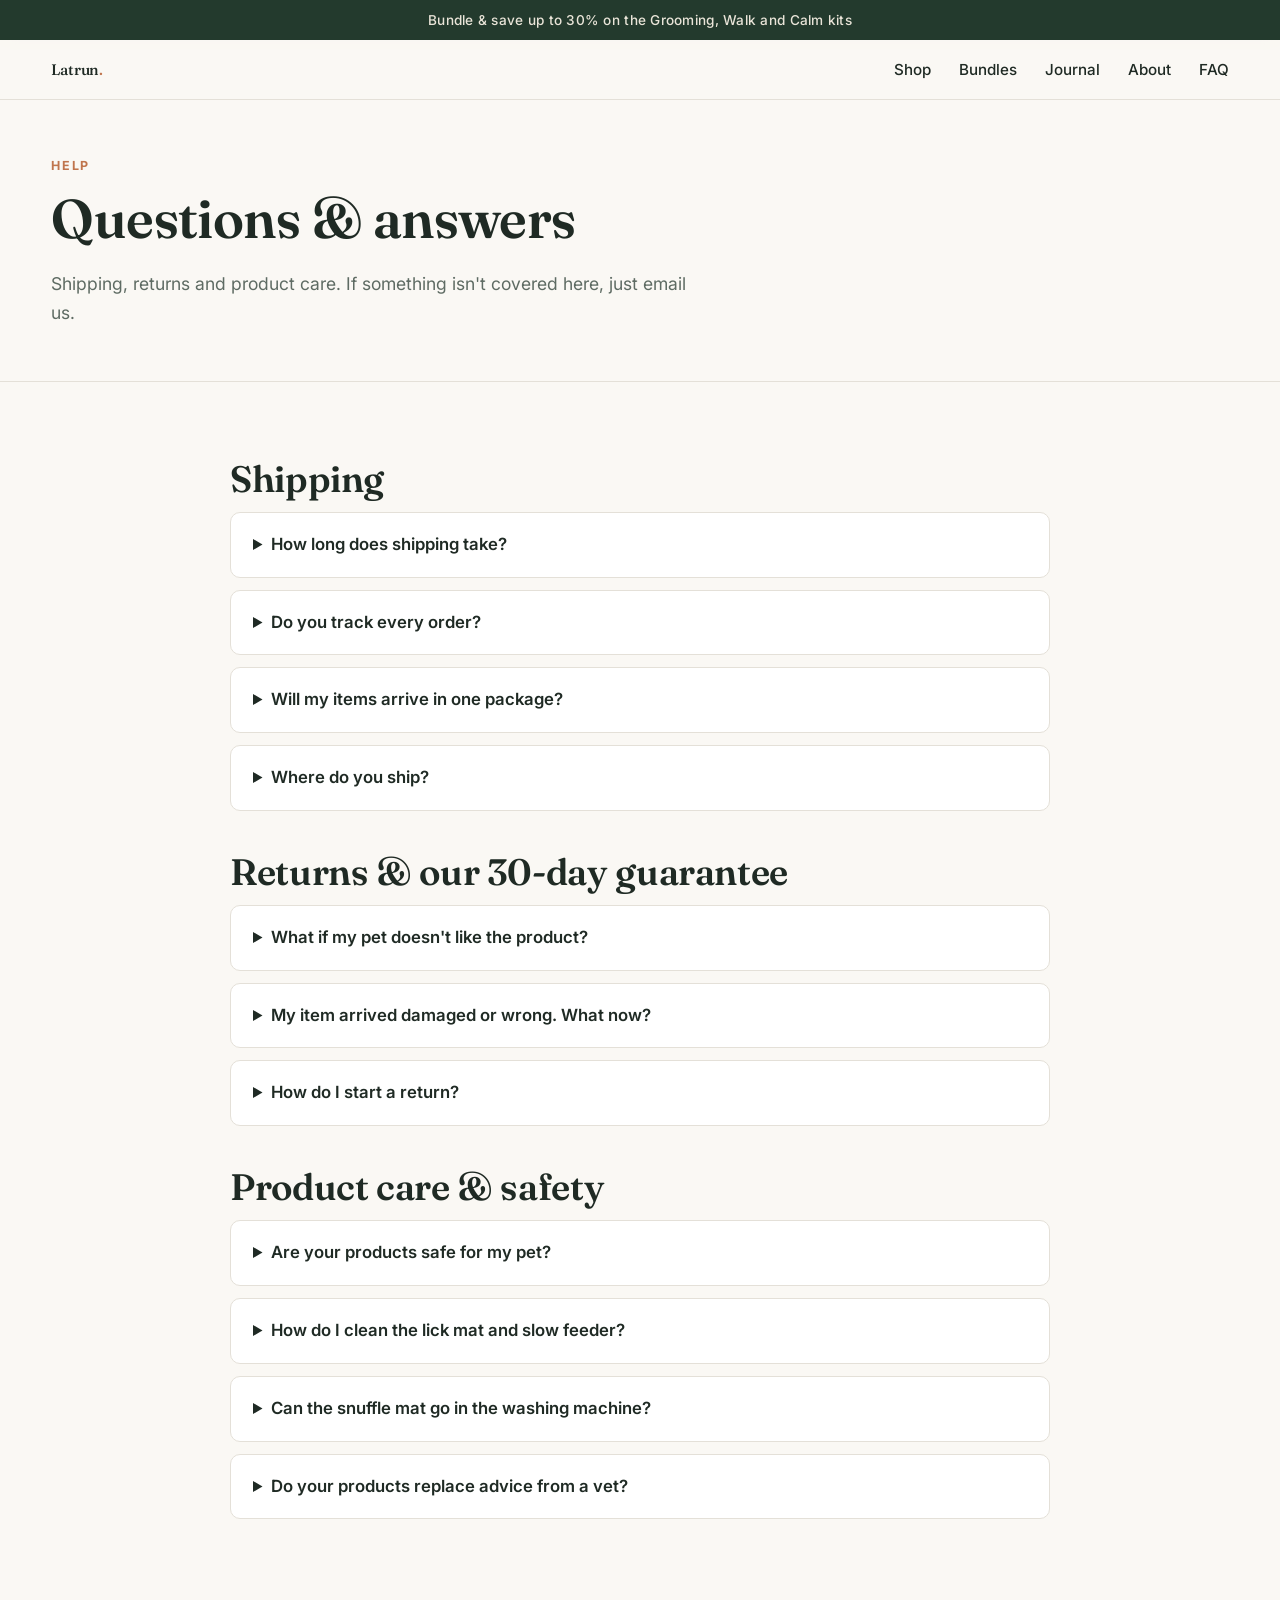
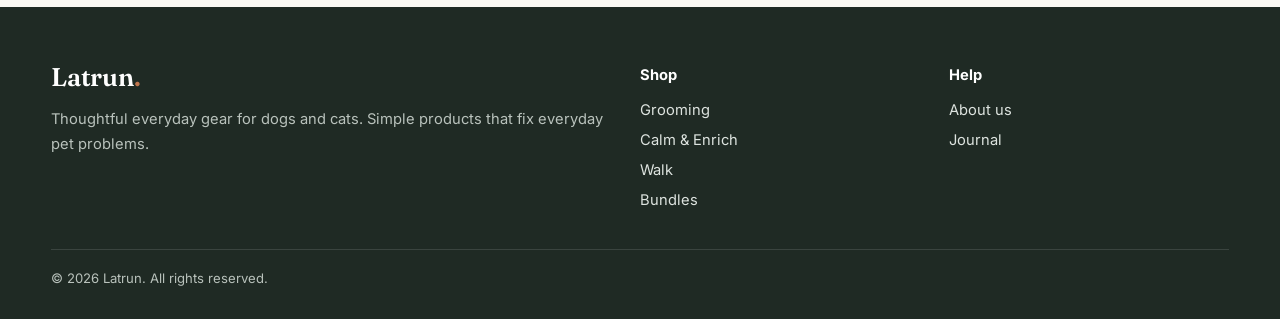
<file: faq.html>
<!DOCTYPE html>
<html lang="en">
<head>
  <meta charset="UTF-8">
  <meta name="viewport" content="width=device-width, initial-scale=1.0">
  <title>FAQ, Shipping &amp; Returns | Latrun</title>
  <meta name="description" content="Answers about Latrun shipping times, tracking, returns, our 30-day happy-pet guarantee and caring for your products.">
  <link rel="stylesheet" href="styles.css?v=3">
  <script type="application/ld+json">
  {
    "@context": "https://schema.org",
    "@type": "FAQPage",
    "mainEntity": [
      { "@type": "Question", "name": "Do you track every order?",
        "acceptedAnswer": { "@type": "Answer", "text": "Yes. Every order ships with tracking, and you'll get the tracking link by email as soon as it ships." } },
      { "@type": "Question", "name": "What if my pet doesn't like the product?",
        "acceptedAnswer": { "@type": "Answer", "text": "Contact us within 30 days of delivery and we'll make it right with a replacement or a refund." } },
      { "@type": "Question", "name": "Are your products safe for my pet?",
        "acceptedAnswer": { "@type": "Answer", "text": "Our products are made from pet-safe materials like silicone and fleece. As with any toy or feeder, supervise your pet and remove items that become damaged." } }
    ]
  }
  </script>
</head>
<body>

<div class="announce">Bundle &amp; save up to 30% on the Grooming, Walk and Calm kits</div>

<nav class="nav">
  <div class="container">
    <a href="index.html" class="logo">Latrun<span>.</span></a>
    <ul>
      <li><a href="shop.html">Shop</a></li>
      <li><a href="shop.html#bundles">Bundles</a></li>
      <li><a href="blog.html">Journal</a></li>
      <li><a href="about.html">About</a></li>
      <li><a href="faq.html">FAQ</a></li>
    </ul>
  </div>
</nav>

<header class="page-hero">
  <div class="container">
    <span class="eyebrow">Help</span>
    <h1>Questions &amp; answers</h1>
    <p class="lead">Shipping, returns and product care. If something isn't covered here, just email us.</p>
  </div>
</header>

<section>
  <div class="container" style="max-width:820px">
    <h2>Shipping</h2>
    <details>
      <summary>How long does shipping take?</summary>
      <p>Orders are processed within [1–3] business days, and delivery usually takes [X–Y] business days. You'll see the estimate at checkout.</p>
    </details>
    <details>
      <summary>Do you track every order?</summary>
      <p>Yes. Every order ships with tracking, and you'll get the tracking link by email as soon as it ships.</p>
    </details>
    <details>
      <summary>Will my items arrive in one package?</summary>
      <p>Sometimes items ship from different warehouses to get to you faster, so a multi-item order may arrive in more than one package. Your email will include tracking for each one.</p>
    </details>
    <details>
      <summary>Where do you ship?</summary>
      <p>We currently ship to [countries]. More destinations are coming soon.</p>
    </details>

    <h2 id="returns" style="margin-top:40px">Returns &amp; our 30-day guarantee</h2>
    <details>
      <summary>What if my pet doesn't like the product?</summary>
      <p>Contact us within 30 days of delivery and we'll make it right with a replacement or a refund.</p>
    </details>
    <details>
      <summary>My item arrived damaged or wrong. What now?</summary>
      <p>We're sorry! Email us a photo within 7 days of delivery and we'll send a replacement or refund at no cost to you. No need to send the item back.</p>
    </details>
    <details>
      <summary>How do I start a return?</summary>
      <p>Email [support email] with your order number and a short note. We'll reply within 1 business day with next steps.</p>
    </details>

    <h2 style="margin-top:40px">Product care &amp; safety</h2>
    <details>
      <summary>Are your products safe for my pet?</summary>
      <p>Our products are made from pet-safe materials like silicone and fleece. As with any toy or feeder, supervise your pet and remove items that become damaged.</p>
    </details>
    <details>
      <summary>How do I clean the lick mat and slow feeder?</summary>
      <p>Rinse with warm soapy water or place on the top rack of the dishwasher. For stuck-on food, soak for a few minutes first.</p>
    </details>
    <details>
      <summary>Can the snuffle mat go in the washing machine?</summary>
      <p>Yes. Shake out any food first, then wash on a gentle cycle and let it air dry.</p>
    </details>
    <details>
      <summary>Do your products replace advice from a vet?</summary>
      <p>No. Our products and blog tips are for everyday comfort and fun. For health concerns such as sudden shedding, eating changes or paw injuries, please see your veterinarian.</p>
    </details>
  </div>
</section>

<footer>
  <div class="container">
    <div>
      <div class="logo">Latrun<span style="color:var(--coral)">.</span></div>
      <p>Thoughtful everyday gear for dogs and cats. Simple products that fix everyday pet problems.</p>
    </div>
    <div>
      <strong>Shop</strong>
      <a href="shop.html#grooming">Grooming</a>
      <a href="shop.html#enrichment">Calm &amp; Enrich</a>
      <a href="shop.html#walk">Walk</a>
      <a href="shop.html#bundles">Bundles</a>
    </div>
    <div>
      <strong>Help</strong>
      <a href="about.html">About us</a>
      <a href="blog.html">Journal</a>
    </div>
    <div class="fine">© 2026 Latrun. All rights reserved.</div>
  </div>
</footer>

</body>
</html>
</file>
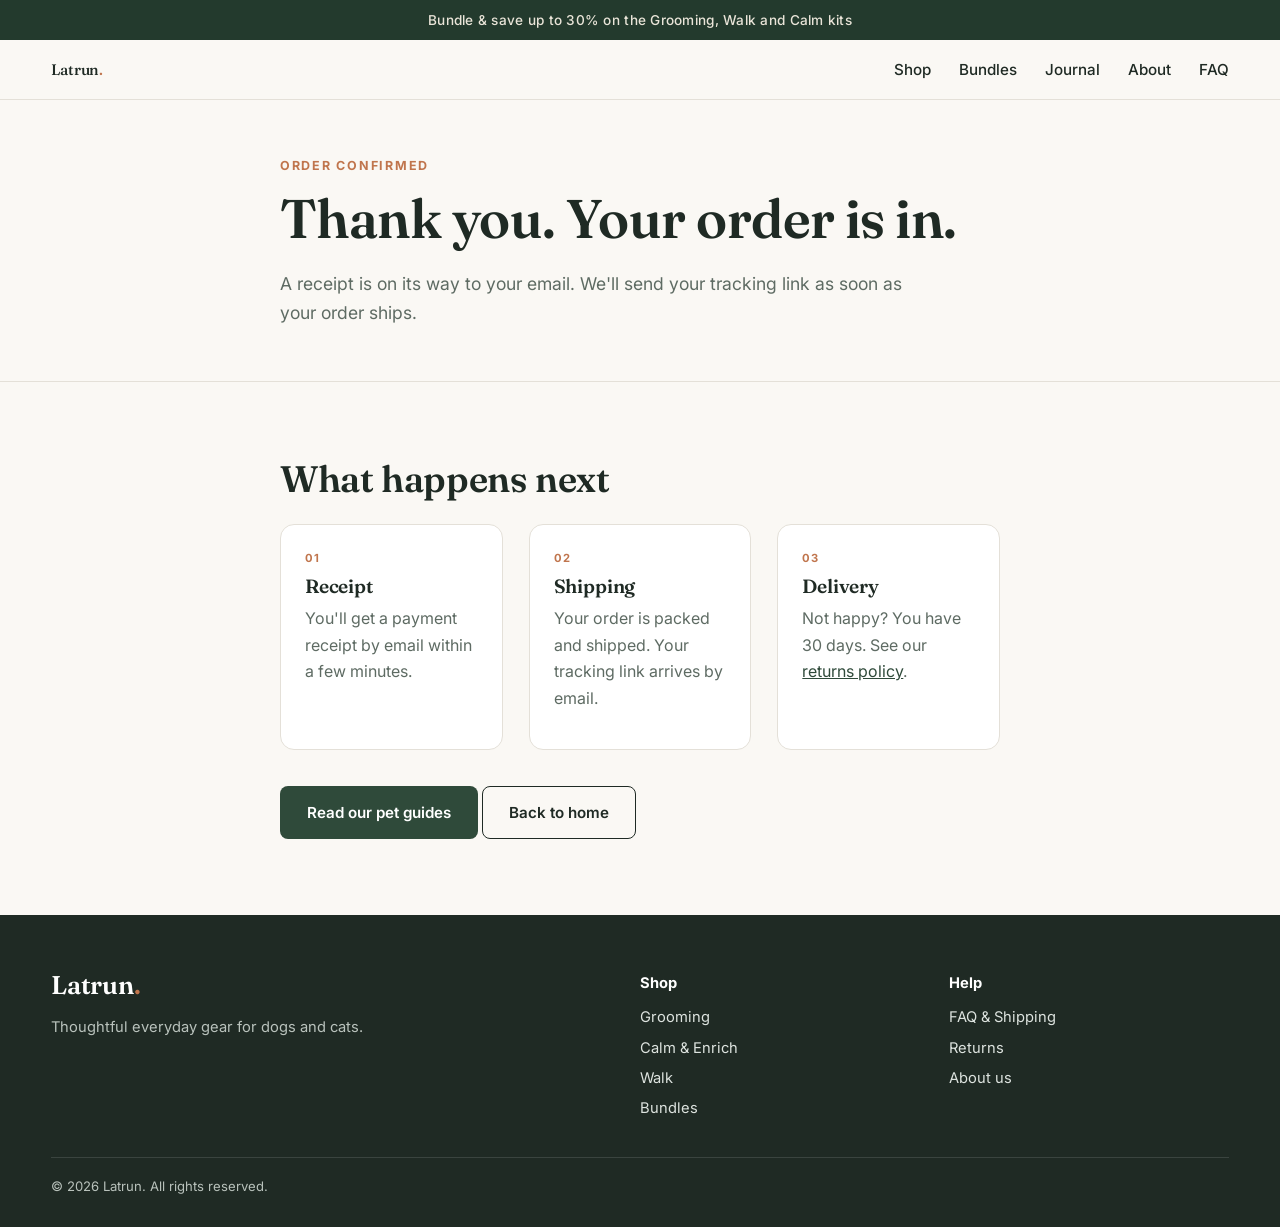
<file: thank-you.html>
<!DOCTYPE html>
<html lang="en">
<head>
  <meta charset="UTF-8">
  <meta name="viewport" content="width=device-width, initial-scale=1.0">
  <title>Thank You for Your Order | Latrun</title>
  <meta name="robots" content="noindex">
  <link rel="stylesheet" href="styles.css?v=3">
</head>
<body>

<div class="announce">Bundle &amp; save up to 30% on the Grooming, Walk and Calm kits</div>

<nav class="nav">
  <div class="container">
    <a href="index.html" class="logo">Latrun<span>.</span></a>
    <ul>
      <li><a href="shop.html">Shop</a></li>
      <li><a href="shop.html#bundles">Bundles</a></li>
      <li><a href="blog.html">Journal</a></li>
      <li><a href="about.html">About</a></li>
      <li><a href="faq.html">FAQ</a></li>
    </ul>
  </div>
</nav>

<header class="page-hero">
  <div class="container" style="max-width:720px">
    <span class="eyebrow">Order confirmed</span>
    <h1>Thank you. Your order is in.</h1>
    <p class="lead">A receipt is on its way to your email. We'll send your tracking link as soon as your order ships.</p>
  </div>
</header>

<section>
  <div class="container" style="max-width:720px">
    <h2>What happens next</h2>
    <div class="grid grid-3" style="margin-top:24px">
      <div class="card">
        <span class="tag">01</span>
        <h3>Receipt</h3>
        <p>You'll get a payment receipt by email within a few minutes.</p>
      </div>
      <div class="card">
        <span class="tag">02</span>
        <h3>Shipping</h3>
        <p>Your order is packed and shipped. Your tracking link arrives by email.</p>
      </div>
      <div class="card">
        <span class="tag">03</span>
        <h3>Delivery</h3>
        <p>Not happy? You have 30 days. See our <a href="faq.html#returns">returns policy</a>.</p>
      </div>
    </div>
    <div style="margin-top:36px">
      <a href="blog.html" class="btn btn-primary">Read our pet guides</a>
      <a href="index.html" class="btn btn-ghost">Back to home</a>
    </div>
  </div>
</section>

<footer>
  <div class="container">
    <div>
      <div class="logo">Latrun<span style="color:var(--clay)">.</span></div>
      <p>Thoughtful everyday gear for dogs and cats.</p>
    </div>
    <div>
      <strong>Shop</strong>
      <a href="shop.html#grooming">Grooming</a>
      <a href="shop.html#enrichment">Calm &amp; Enrich</a>
      <a href="shop.html#walk">Walk</a>
      <a href="shop.html#bundles">Bundles</a>
    </div>
    <div>
      <strong>Help</strong>
      <a href="faq.html">FAQ &amp; Shipping</a>
      <a href="faq.html#returns">Returns</a>
      <a href="about.html">About us</a>
    </div>
    <div class="fine">© 2026 Latrun. All rights reserved.</div>
  </div>
</footer>

</body>
</html>
</file>
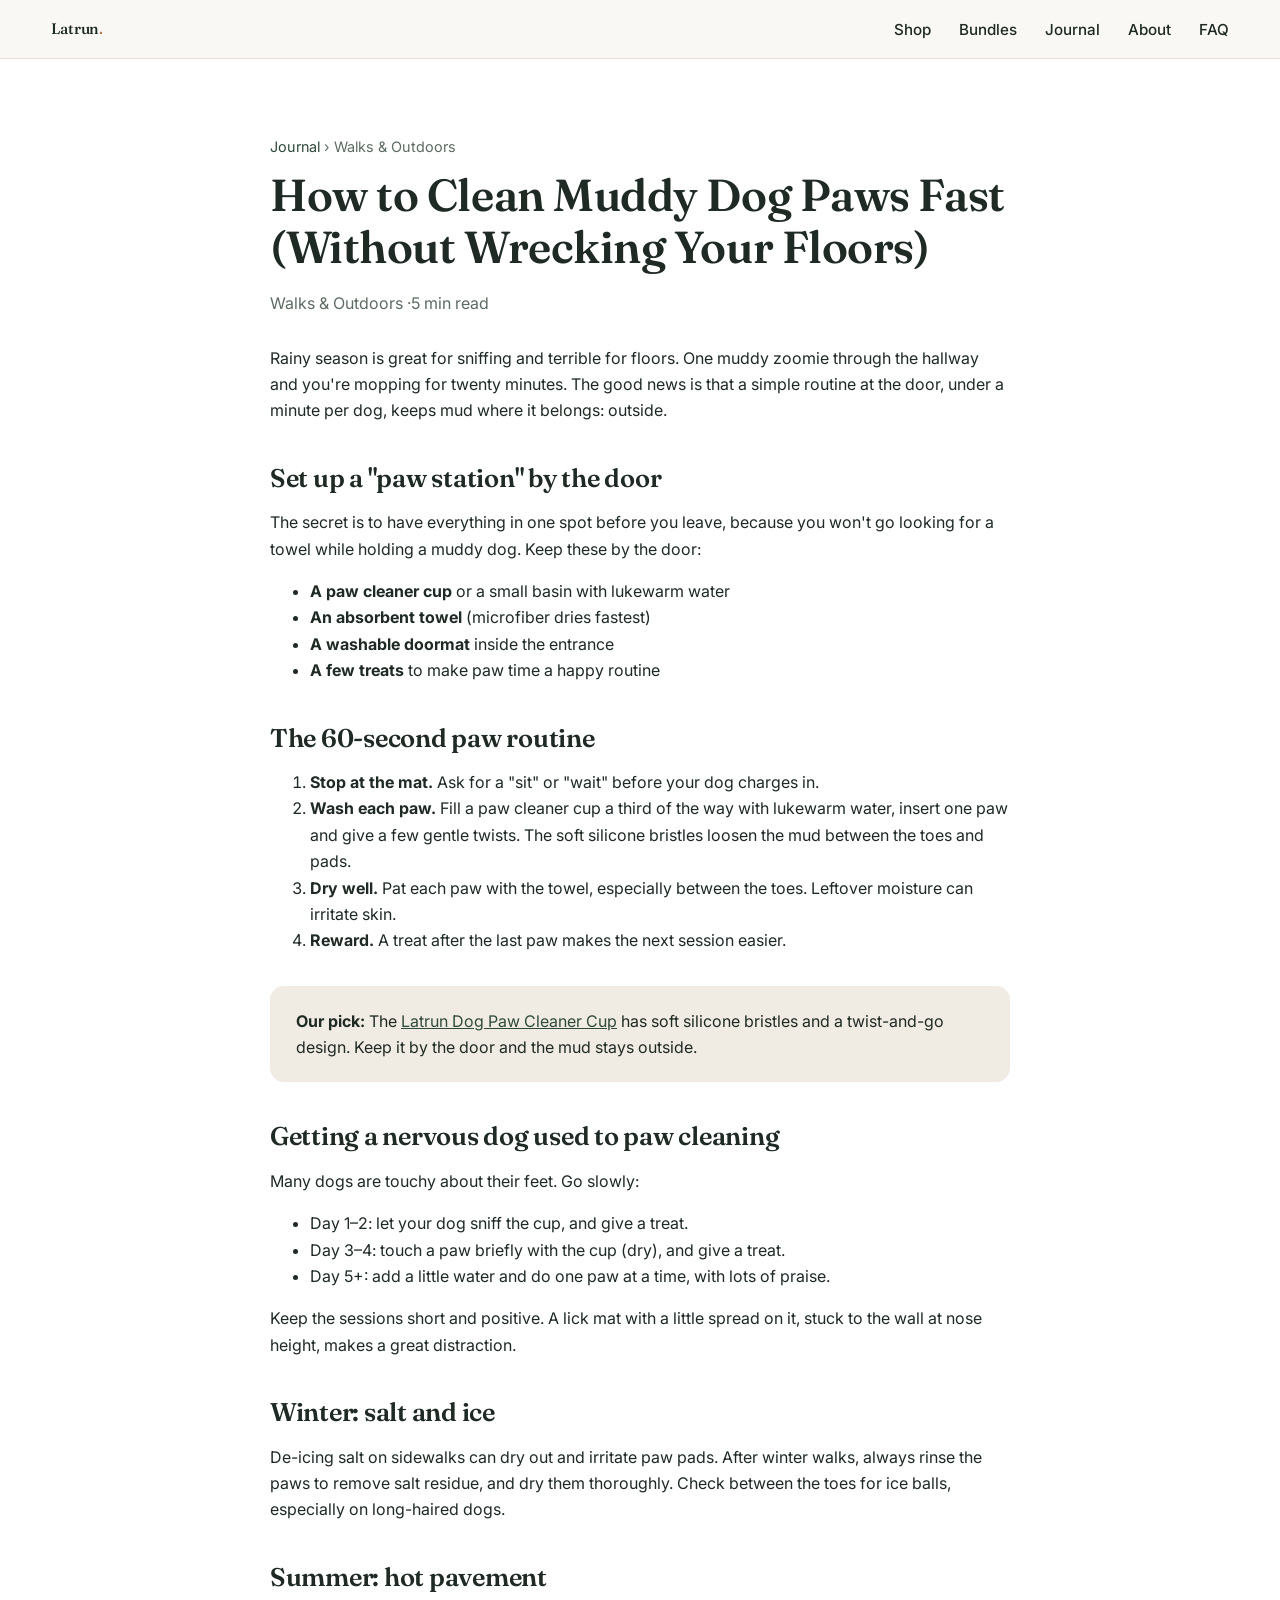
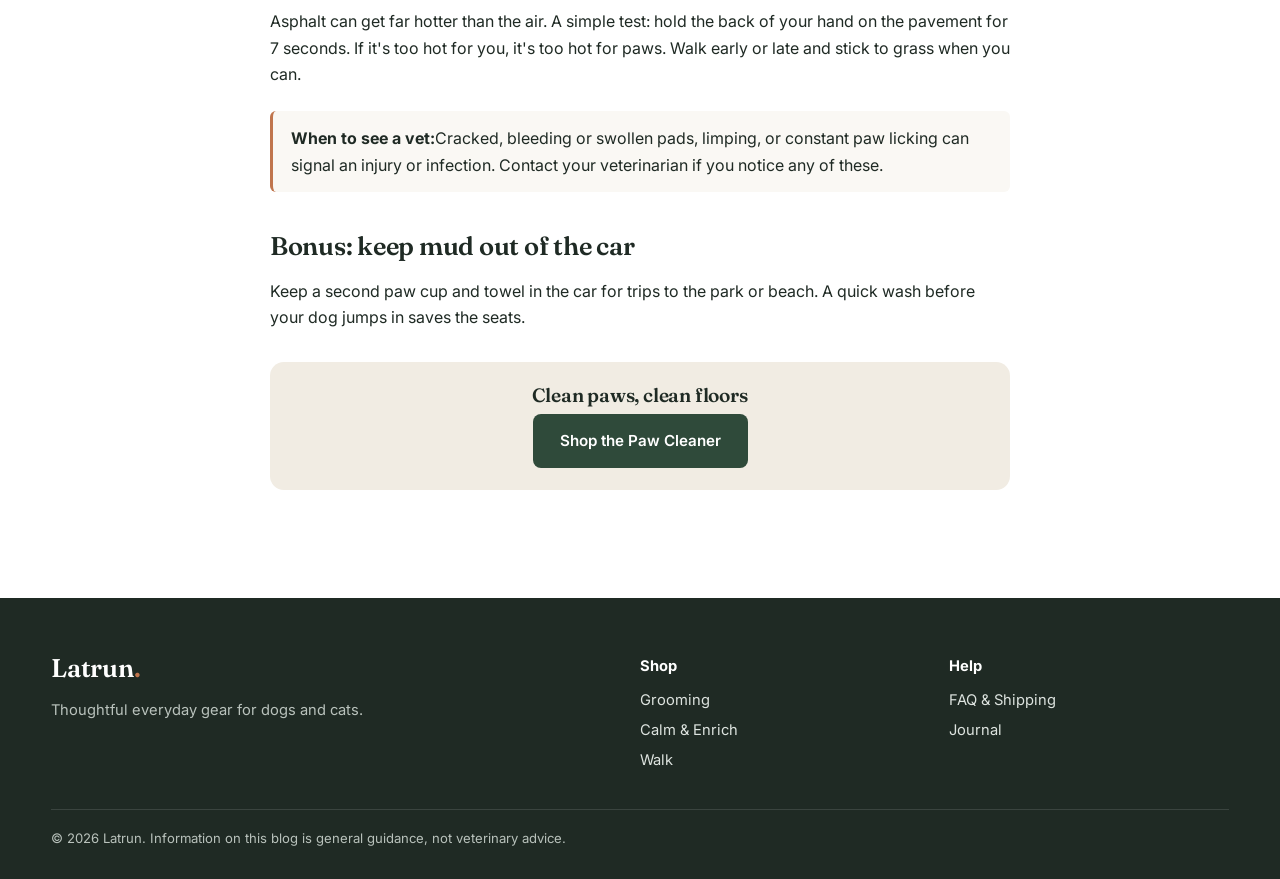
<file: blog/clean-muddy-dog-paws.html>
<!DOCTYPE html>
<html lang="en">
<head>
  <meta charset="UTF-8">
  <meta name="viewport" content="width=device-width, initial-scale=1.0">
  <title>How to Clean Muddy Dog Paws Fast (Without Wrecking Your Floors) | Latrun</title>
  <meta name="description" content="A simple 60-second door routine for cleaning muddy dog paws after walks in rain or snow, plus paw-care tips for winter salt and summer heat.">
  <link rel="preconnect" href="https://fonts.googleapis.com">
  <link rel="preconnect" href="https://fonts.gstatic.com" crossorigin>
  <link rel="stylesheet" href="../styles.css?v=3">
  <script type="application/ld+json">
  {
    "@context": "https://schema.org",
    "@type": "Article",
    "headline": "How to Clean Muddy Dog Paws Fast (Without Wrecking Your Floors)",
    "author": { "@type": "Organization", "name": "Latrun" },
    "publisher": { "@type": "Organization", "name": "Latrun" }
  }
  </script>
</head>
<body>

<nav class="nav">
  <div class="container">
    <a href="../index.html" class="logo">Latrun<span>.</span></a>
    <ul>
      <li><a href="../shop.html">Shop</a></li>
      <li><a href="../shop.html#bundles">Bundles</a></li>
      <li><a href="../blog.html">Journal</a></li>
      <li><a href="../about.html">About</a></li>
      <li><a href="../faq.html">FAQ</a></li>
    </ul>
  </div>
</nav>

<section class="article">
  <div class="container">
    <div class="breadcrumb"><a href="../blog.html">Journal</a> › Walks &amp; Outdoors</div>
    <h1>How to Clean Muddy Dog Paws Fast (Without Wrecking Your Floors)</h1>
    <p class="meta">Walks &amp; Outdoors ·5 min read</p>

    <p>Rainy season is great for sniffing and terrible for floors. One muddy zoomie through the hallway and you're mopping for twenty minutes. The good news is that a simple routine at the door, under a minute per dog, keeps mud where it belongs: outside.</p>

    <h2>Set up a "paw station" by the door</h2>
    <p>The secret is to have everything in one spot before you leave, because you won't go looking for a towel while holding a muddy dog. Keep these by the door:</p>
    <ul>
      <li><strong>A paw cleaner cup</strong> or a small basin with lukewarm water</li>
      <li><strong>An absorbent towel</strong> (microfiber dries fastest)</li>
      <li><strong>A washable doormat</strong> inside the entrance</li>
      <li><strong>A few treats</strong> to make paw time a happy routine</li>
    </ul>

    <h2>The 60-second paw routine</h2>
    <ol>
      <li><strong>Stop at the mat.</strong> Ask for a "sit" or "wait" before your dog charges in.</li>
      <li><strong>Wash each paw.</strong> Fill a paw cleaner cup a third of the way with lukewarm water, insert one paw and give a few gentle twists. The soft silicone bristles loosen the mud between the toes and pads.</li>
      <li><strong>Dry well.</strong> Pat each paw with the towel, especially between the toes. Leftover moisture can irritate skin.</li>
      <li><strong>Reward.</strong> A treat after the last paw makes the next session easier.</li>
    </ol>

    <div class="callout">
      <strong>Our pick:</strong> The <a href="../shop.html#paw-cleaner">Latrun Dog Paw Cleaner Cup</a> has soft silicone bristles and a twist-and-go design. Keep it by the door and the mud stays outside.
    </div>

    <h2>Getting a nervous dog used to paw cleaning</h2>
    <p>Many dogs are touchy about their feet. Go slowly:</p>
    <ul>
      <li>Day 1–2: let your dog sniff the cup, and give a treat.</li>
      <li>Day 3–4: touch a paw briefly with the cup (dry), and give a treat.</li>
      <li>Day 5+: add a little water and do one paw at a time, with lots of praise.</li>
    </ul>
    <p>Keep the sessions short and positive. A lick mat with a little spread on it, stuck to the wall at nose height, makes a great distraction.</p>

    <h2>Winter: salt and ice</h2>
    <p>De-icing salt on sidewalks can dry out and irritate paw pads. After winter walks, always rinse the paws to remove salt residue, and dry them thoroughly. Check between the toes for ice balls, especially on long-haired dogs.</p>

    <h2>Summer: hot pavement</h2>
    <p>Asphalt can get far hotter than the air. A simple test: hold the back of your hand on the pavement for 7 seconds. If it's too hot for you, it's too hot for paws. Walk early or late and stick to grass when you can.</p>

    <div class="note"><strong>When to see a vet:</strong>Cracked, bleeding or swollen pads, limping, or constant paw licking can signal an injury or infection. Contact your veterinarian if you notice any of these.</div>

    <h2>Bonus: keep mud out of the car</h2>
    <p>Keep a second paw cup and towel in the car for trips to the park or beach. A quick wash before your dog jumps in saves the seats.</p>

    <div class="callout center">
      <h3>Clean paws, clean floors</h3>
      <a href="../shop.html#paw-cleaner" class="btn btn-primary">Shop the Paw Cleaner</a>
    </div>
  </div>
</section>

<footer>
  <div class="container">
    <div>
      <div class="logo">Latrun<span style="color:var(--coral)">.</span></div>
      <p>Thoughtful everyday gear for dogs and cats.</p>
    </div>
    <div>
      <strong>Shop</strong>
      <a href="../shop.html#grooming">Grooming</a>
      <a href="../shop.html#enrichment">Calm &amp; Enrich</a>
      <a href="../shop.html#walk">Walk</a>
    </div>
    <div>
      <strong>Help</strong>
      <a href="../faq.html">FAQ &amp; Shipping</a>
      <a href="../blog.html">Journal</a>
    </div>
    <div class="fine">© 2026 Latrun. Information on this blog is general guidance, not veterinary advice.</div>
  </div>
</footer>

</body>
</html>
</file>
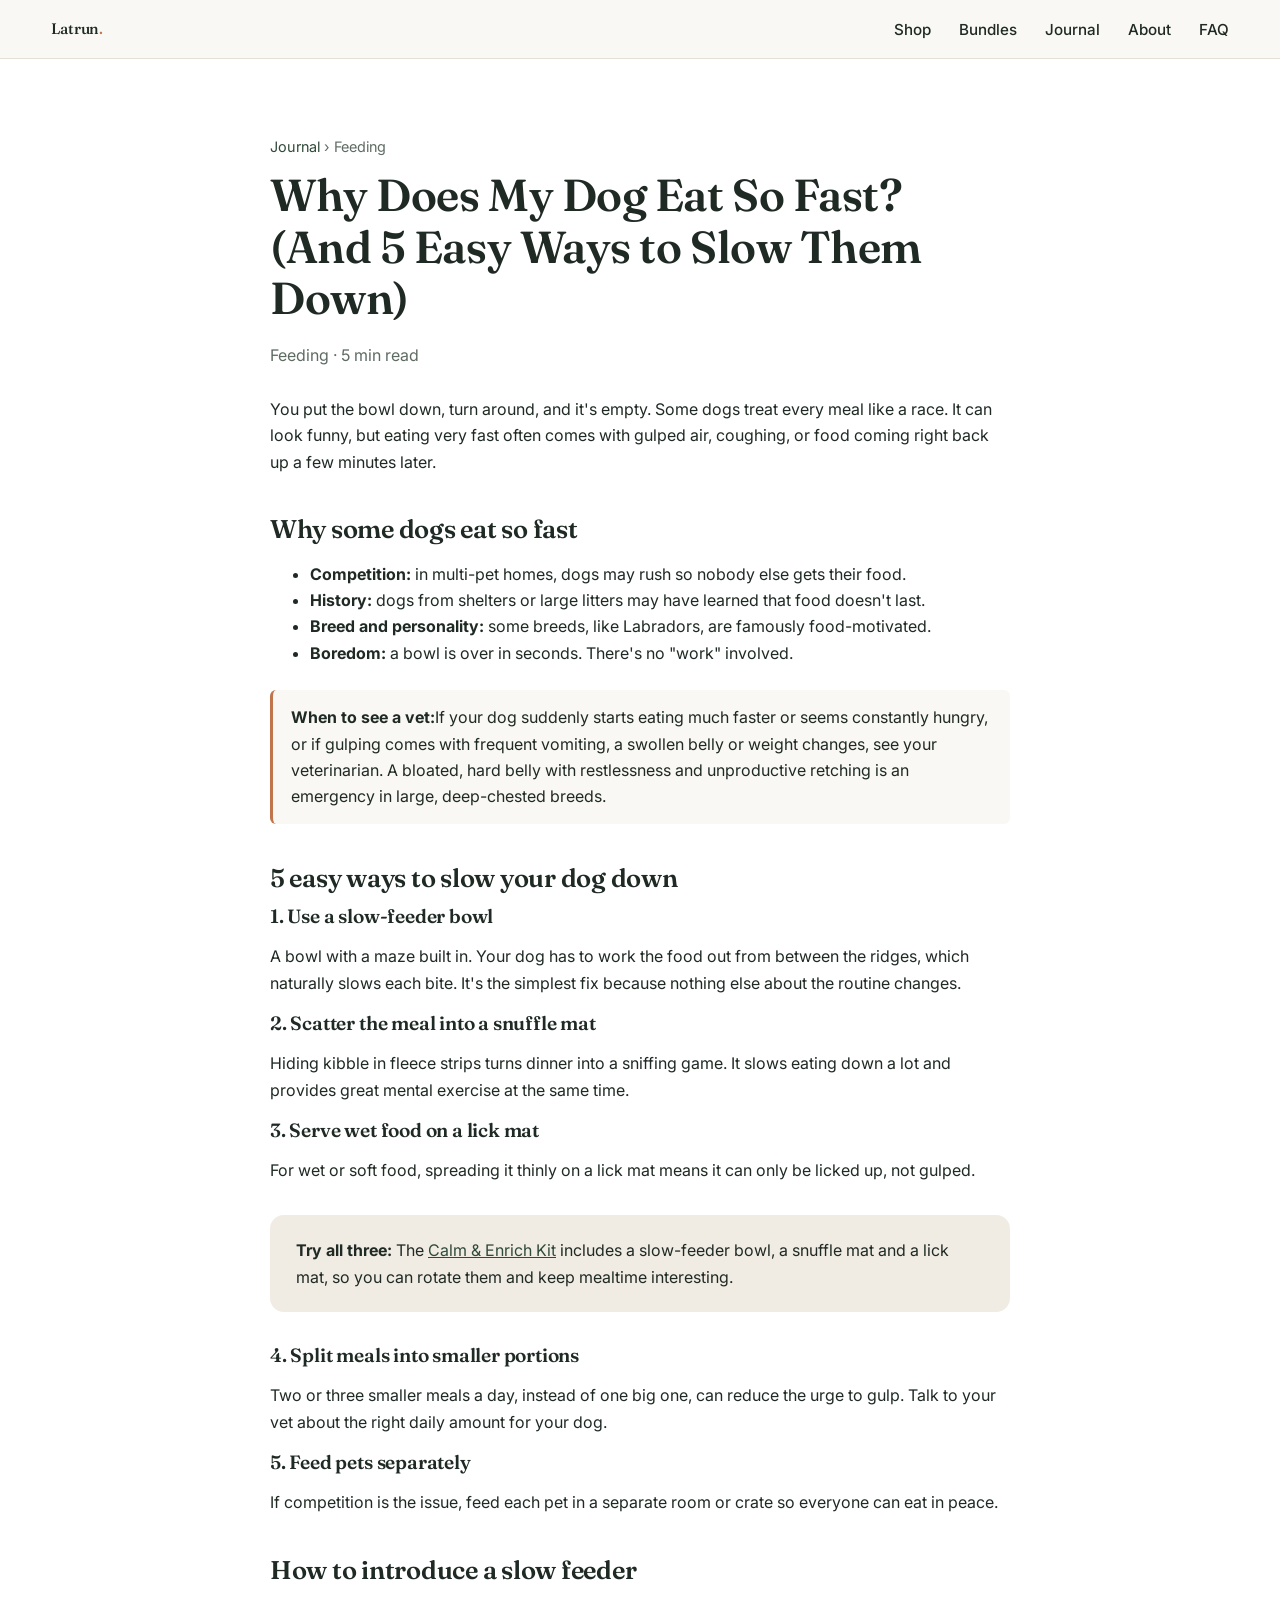
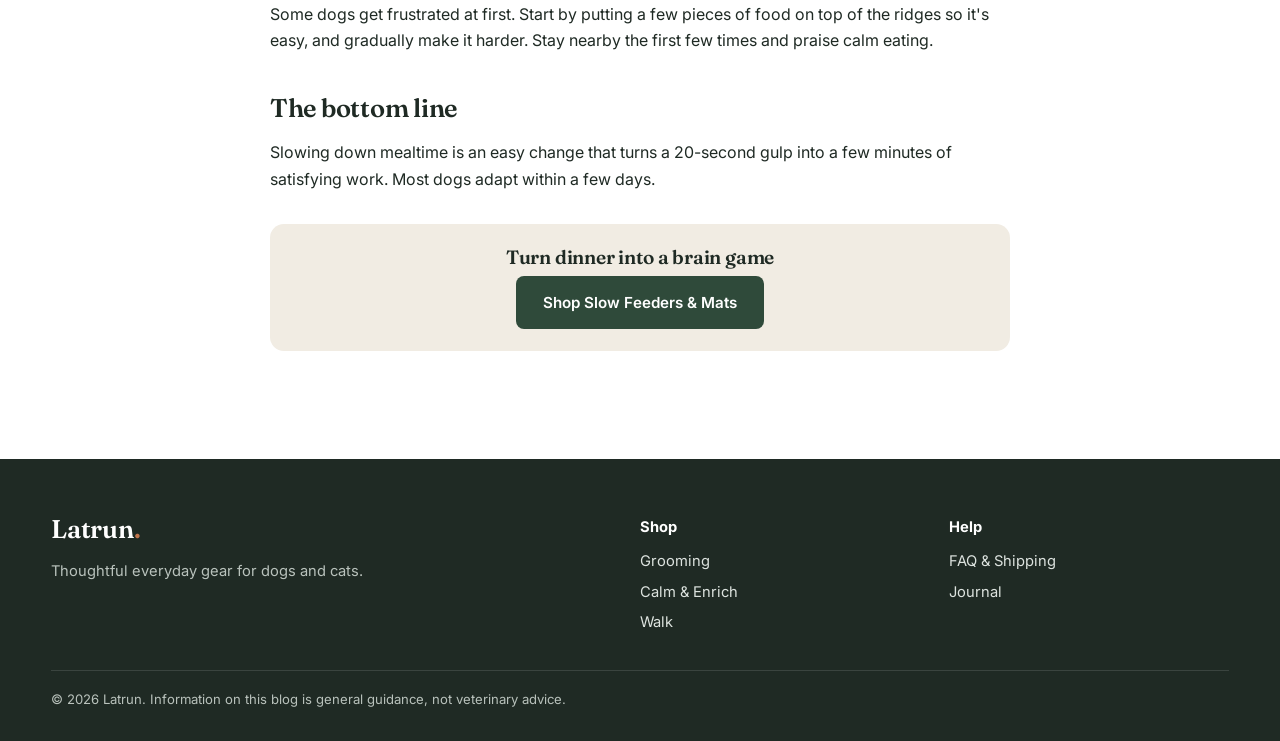
<file: blog/dog-eating-too-fast.html>
<!DOCTYPE html>
<html lang="en">
<head>
  <meta charset="UTF-8">
  <meta name="viewport" content="width=device-width, initial-scale=1.0">
  <title>Why Does My Dog Eat So Fast? (And 5 Easy Ways to Slow Them Down) | Latrun</title>
  <meta name="description" content="Does your dog finish dinner in seconds? Learn why dogs eat too fast, why it matters, and 5 easy ways to slow down mealtime, from slow feeders to snuffle mats.">
  <link rel="preconnect" href="https://fonts.googleapis.com">
  <link rel="preconnect" href="https://fonts.gstatic.com" crossorigin>
  <link rel="stylesheet" href="../styles.css?v=3">
  <script type="application/ld+json">
  {
    "@context": "https://schema.org",
    "@type": "Article",
    "headline": "Why Does My Dog Eat So Fast? (And 5 Easy Ways to Slow Them Down)",
    "author": { "@type": "Organization", "name": "Latrun" },
    "publisher": { "@type": "Organization", "name": "Latrun" }
  }
  </script>
</head>
<body>

<nav class="nav">
  <div class="container">
    <a href="../index.html" class="logo">Latrun<span>.</span></a>
    <ul>
      <li><a href="../shop.html">Shop</a></li>
      <li><a href="../shop.html#bundles">Bundles</a></li>
      <li><a href="../blog.html">Journal</a></li>
      <li><a href="../about.html">About</a></li>
      <li><a href="../faq.html">FAQ</a></li>
    </ul>
  </div>
</nav>

<section class="article">
  <div class="container">
    <div class="breadcrumb"><a href="../blog.html">Journal</a> › Feeding</div>
    <h1>Why Does My Dog Eat So Fast? (And 5 Easy Ways to Slow Them Down)</h1>
    <p class="meta">Feeding · 5 min read</p>

    <p>You put the bowl down, turn around, and it's empty. Some dogs treat every meal like a race. It can look funny, but eating very fast often comes with gulped air, coughing, or food coming right back up a few minutes later.</p>

    <h2>Why some dogs eat so fast</h2>
    <ul>
      <li><strong>Competition:</strong> in multi-pet homes, dogs may rush so nobody else gets their food.</li>
      <li><strong>History:</strong> dogs from shelters or large litters may have learned that food doesn't last.</li>
      <li><strong>Breed and personality:</strong> some breeds, like Labradors, are famously food-motivated.</li>
      <li><strong>Boredom:</strong> a bowl is over in seconds. There's no "work" involved.</li>
    </ul>
    <div class="note"><strong>When to see a vet:</strong>If your dog suddenly starts eating much faster or seems constantly hungry, or if gulping comes with frequent vomiting, a swollen belly or weight changes, see your veterinarian. A bloated, hard belly with restlessness and unproductive retching is an emergency in large, deep-chested breeds.</div>

    <h2>5 easy ways to slow your dog down</h2>

    <h3>1. Use a slow-feeder bowl</h3>
    <p>A bowl with a maze built in. Your dog has to work the food out from between the ridges, which naturally slows each bite. It's the simplest fix because nothing else about the routine changes.</p>

    <h3>2. Scatter the meal into a snuffle mat</h3>
    <p>Hiding kibble in fleece strips turns dinner into a sniffing game. It slows eating down a lot and provides great mental exercise at the same time.</p>

    <h3>3. Serve wet food on a lick mat</h3>
    <p>For wet or soft food, spreading it thinly on a lick mat means it can only be licked up, not gulped.</p>

    <div class="callout">
      <strong>Try all three:</strong> The <a href="../shop.html#bundles">Calm &amp; Enrich Kit</a> includes a slow-feeder bowl, a snuffle mat and a lick mat, so you can rotate them and keep mealtime interesting.
    </div>

    <h3>4. Split meals into smaller portions</h3>
    <p>Two or three smaller meals a day, instead of one big one, can reduce the urge to gulp. Talk to your vet about the right daily amount for your dog.</p>

    <h3>5. Feed pets separately</h3>
    <p>If competition is the issue, feed each pet in a separate room or crate so everyone can eat in peace.</p>

    <h2>How to introduce a slow feeder</h2>
    <p>Some dogs get frustrated at first. Start by putting a few pieces of food on top of the ridges so it's easy, and gradually make it harder. Stay nearby the first few times and praise calm eating.</p>

    <h2>The bottom line</h2>
    <p>Slowing down mealtime is an easy change that turns a 20-second gulp into a few minutes of satisfying work. Most dogs adapt within a few days.</p>

    <div class="callout center">
      <h3>Turn dinner into a brain game</h3>
      <a href="../shop.html#enrichment" class="btn btn-primary">Shop Slow Feeders &amp; Mats</a>
    </div>
  </div>
</section>

<footer>
  <div class="container">
    <div>
      <div class="logo">Latrun<span style="color:var(--coral)">.</span></div>
      <p>Thoughtful everyday gear for dogs and cats.</p>
    </div>
    <div>
      <strong>Shop</strong>
      <a href="../shop.html#grooming">Grooming</a>
      <a href="../shop.html#enrichment">Calm &amp; Enrich</a>
      <a href="../shop.html#walk">Walk</a>
    </div>
    <div>
      <strong>Help</strong>
      <a href="../faq.html">FAQ &amp; Shipping</a>
      <a href="../blog.html">Journal</a>
    </div>
    <div class="fine">© 2026 Latrun. Information on this blog is general guidance, not veterinary advice.</div>
  </div>
</footer>

</body>
</html>
</file>
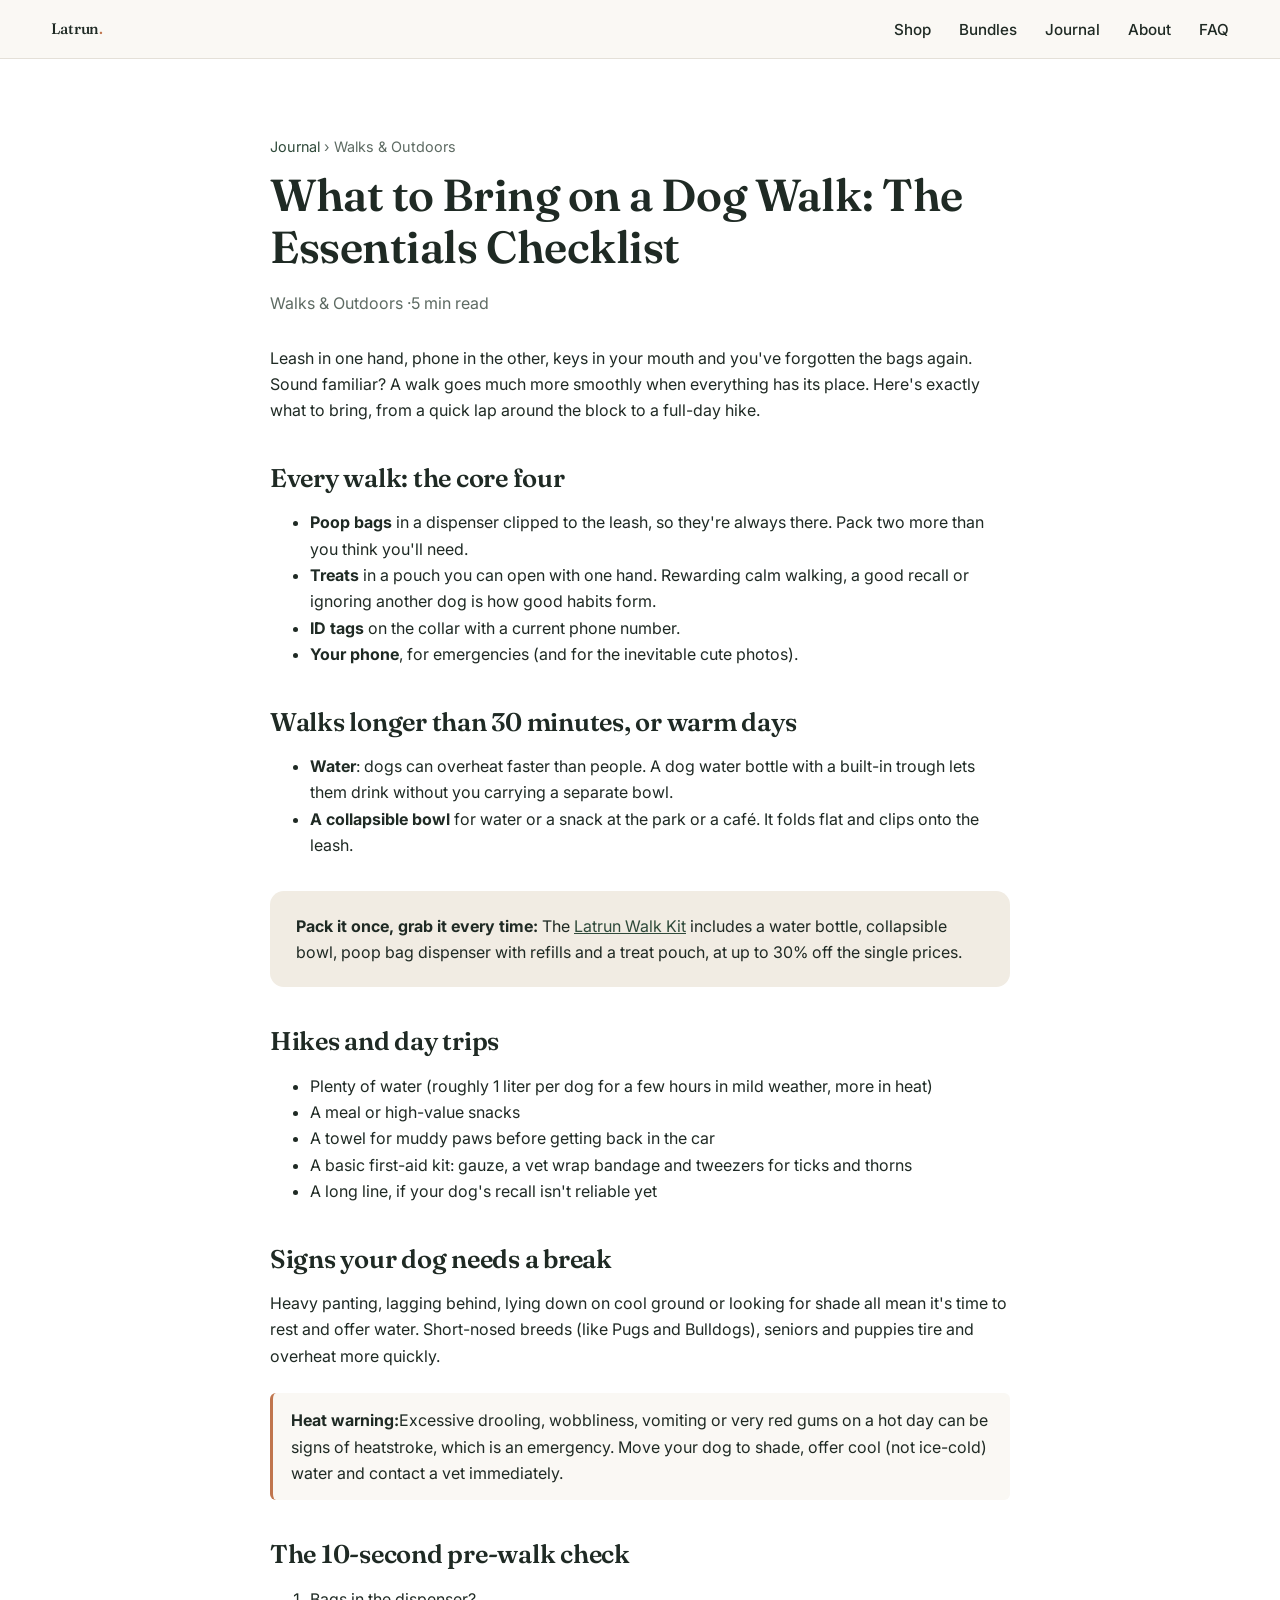
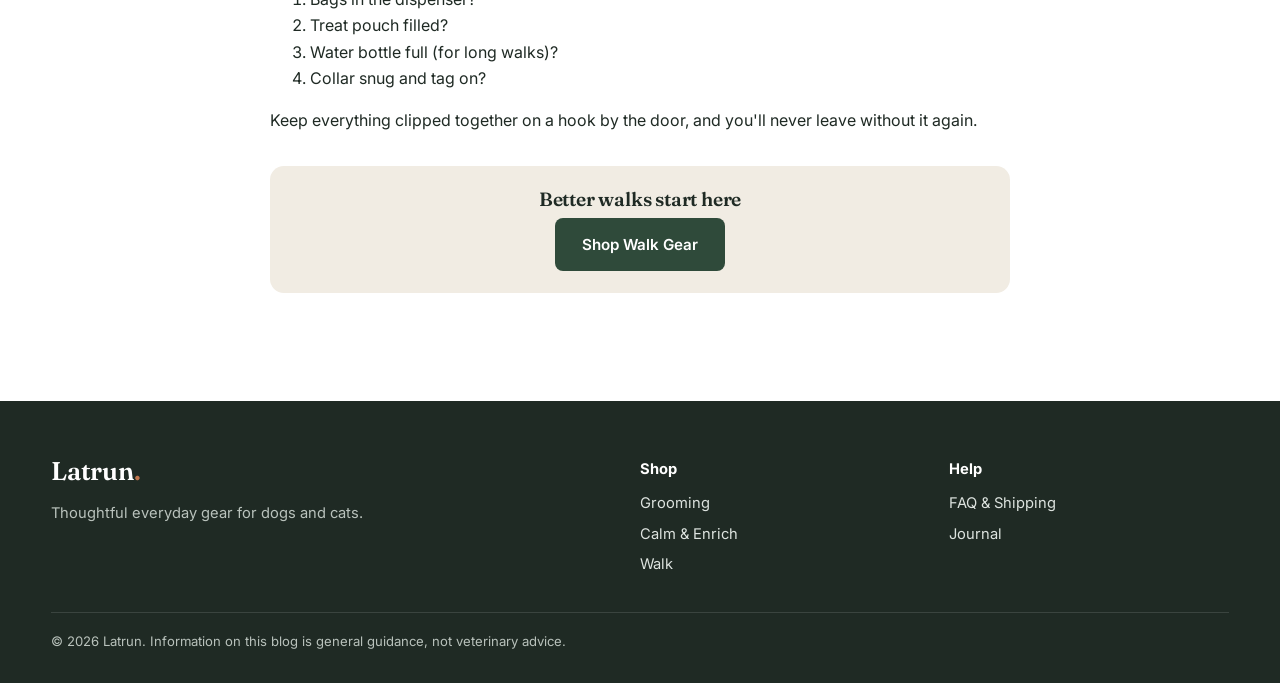
<file: blog/dog-walk-essentials-checklist.html>
<!DOCTYPE html>
<html lang="en">
<head>
  <meta charset="UTF-8">
  <meta name="viewport" content="width=device-width, initial-scale=1.0">
  <title>What to Bring on a Dog Walk: The Essentials Checklist | Latrun</title>
  <meta name="description" content="The complete dog walk checklist: water, a bowl, poop bags, treats and more. Here's what to pack for daily walks, hikes and road trips with your dog.">
  <link rel="preconnect" href="https://fonts.googleapis.com">
  <link rel="preconnect" href="https://fonts.gstatic.com" crossorigin>
  <link rel="stylesheet" href="../styles.css?v=3">
  <script type="application/ld+json">
  {
    "@context": "https://schema.org",
    "@type": "Article",
    "headline": "What to Bring on a Dog Walk: The Essentials Checklist",
    "author": { "@type": "Organization", "name": "Latrun" },
    "publisher": { "@type": "Organization", "name": "Latrun" }
  }
  </script>
</head>
<body>

<nav class="nav">
  <div class="container">
    <a href="../index.html" class="logo">Latrun<span>.</span></a>
    <ul>
      <li><a href="../shop.html">Shop</a></li>
      <li><a href="../shop.html#bundles">Bundles</a></li>
      <li><a href="../blog.html">Journal</a></li>
      <li><a href="../about.html">About</a></li>
      <li><a href="../faq.html">FAQ</a></li>
    </ul>
  </div>
</nav>

<section class="article">
  <div class="container">
    <div class="breadcrumb"><a href="../blog.html">Journal</a> › Walks &amp; Outdoors</div>
    <h1>What to Bring on a Dog Walk: The Essentials Checklist</h1>
    <p class="meta">Walks &amp; Outdoors ·5 min read</p>

    <p>Leash in one hand, phone in the other, keys in your mouth and you've forgotten the bags again. Sound familiar? A walk goes much more smoothly when everything has its place. Here's exactly what to bring, from a quick lap around the block to a full-day hike.</p>

    <h2>Every walk: the core four</h2>
    <ul>
      <li><strong>Poop bags</strong> in a dispenser clipped to the leash, so they're always there. Pack two more than you think you'll need.</li>
      <li><strong>Treats</strong> in a pouch you can open with one hand. Rewarding calm walking, a good recall or ignoring another dog is how good habits form.</li>
      <li><strong>ID tags</strong> on the collar with a current phone number.</li>
      <li><strong>Your phone</strong>, for emergencies (and for the inevitable cute photos).</li>
    </ul>

    <h2>Walks longer than 30 minutes, or warm days</h2>
    <ul>
      <li><strong>Water</strong>: dogs can overheat faster than people. A dog water bottle with a built-in trough lets them drink without you carrying a separate bowl.</li>
      <li><strong>A collapsible bowl</strong> for water or a snack at the park or a café. It folds flat and clips onto the leash.</li>
    </ul>

    <div class="callout">
      <strong>Pack it once, grab it every time:</strong> The <a href="../shop.html#bundles">Latrun Walk Kit</a> includes a water bottle, collapsible bowl, poop bag dispenser with refills and a treat pouch, at up to 30% off the single prices.
    </div>

    <h2>Hikes and day trips</h2>
    <ul>
      <li>Plenty of water (roughly 1 liter per dog for a few hours in mild weather, more in heat)</li>
      <li>A meal or high-value snacks</li>
      <li>A towel for muddy paws before getting back in the car</li>
      <li>A basic first-aid kit: gauze, a vet wrap bandage and tweezers for ticks and thorns</li>
      <li>A long line, if your dog's recall isn't reliable yet</li>
    </ul>

    <h2>Signs your dog needs a break</h2>
    <p>Heavy panting, lagging behind, lying down on cool ground or looking for shade all mean it's time to rest and offer water. Short-nosed breeds (like Pugs and Bulldogs), seniors and puppies tire and overheat more quickly.</p>
    <div class="note"><strong>Heat warning:</strong>Excessive drooling, wobbliness, vomiting or very red gums on a hot day can be signs of heatstroke, which is an emergency. Move your dog to shade, offer cool (not ice-cold) water and contact a vet immediately.</div>

    <h2>The 10-second pre-walk check</h2>
    <ol>
      <li>Bags in the dispenser?</li>
      <li>Treat pouch filled?</li>
      <li>Water bottle full (for long walks)?</li>
      <li>Collar snug and tag on?</li>
    </ol>
    <p>Keep everything clipped together on a hook by the door, and you'll never leave without it again.</p>

    <div class="callout center">
      <h3>Better walks start here</h3>
      <a href="../shop.html#walk" class="btn btn-primary">Shop Walk Gear</a>
    </div>
  </div>
</section>

<footer>
  <div class="container">
    <div>
      <div class="logo">Latrun<span style="color:var(--coral)">.</span></div>
      <p>Thoughtful everyday gear for dogs and cats.</p>
    </div>
    <div>
      <strong>Shop</strong>
      <a href="../shop.html#grooming">Grooming</a>
      <a href="../shop.html#enrichment">Calm &amp; Enrich</a>
      <a href="../shop.html#walk">Walk</a>
    </div>
    <div>
      <strong>Help</strong>
      <a href="../faq.html">FAQ &amp; Shipping</a>
      <a href="../blog.html">Journal</a>
    </div>
    <div class="fine">© 2026 Latrun. Information on this blog is general guidance, not veterinary advice.</div>
  </div>
</footer>

</body>
</html>
</file>
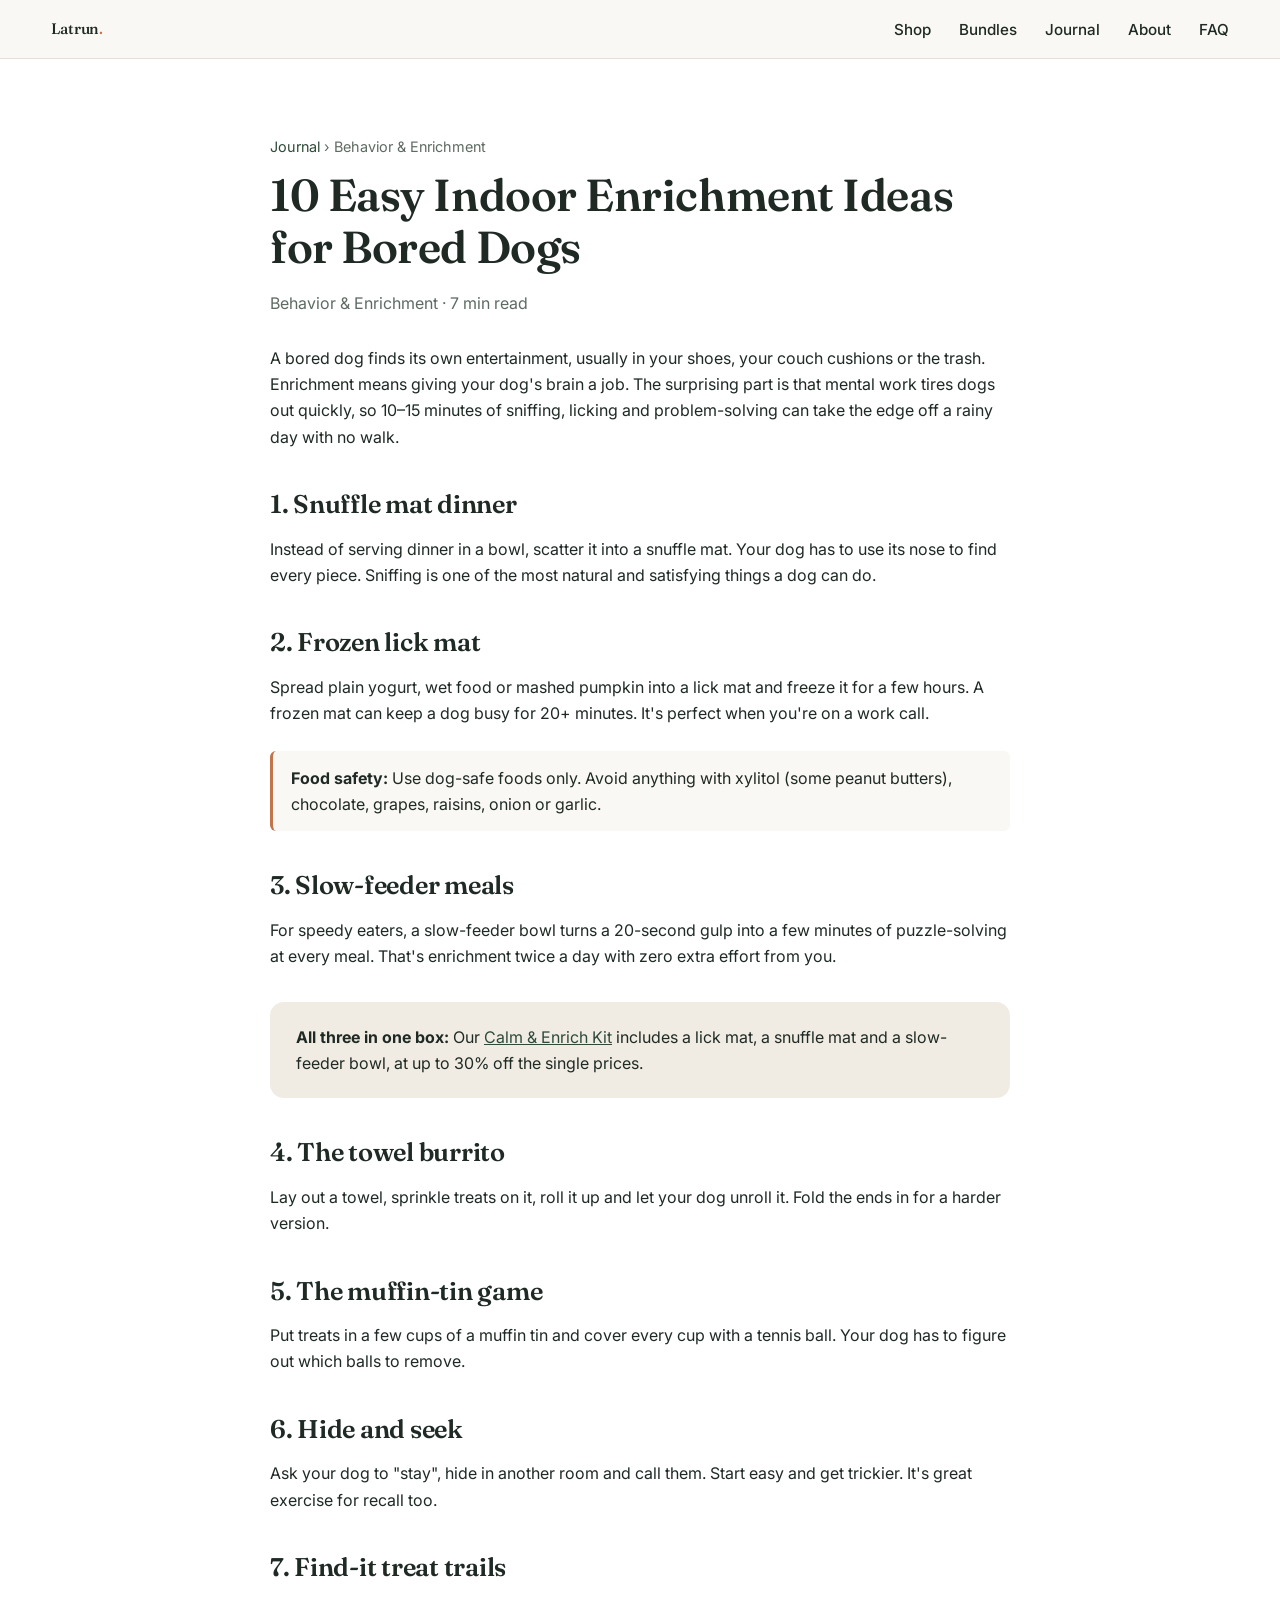
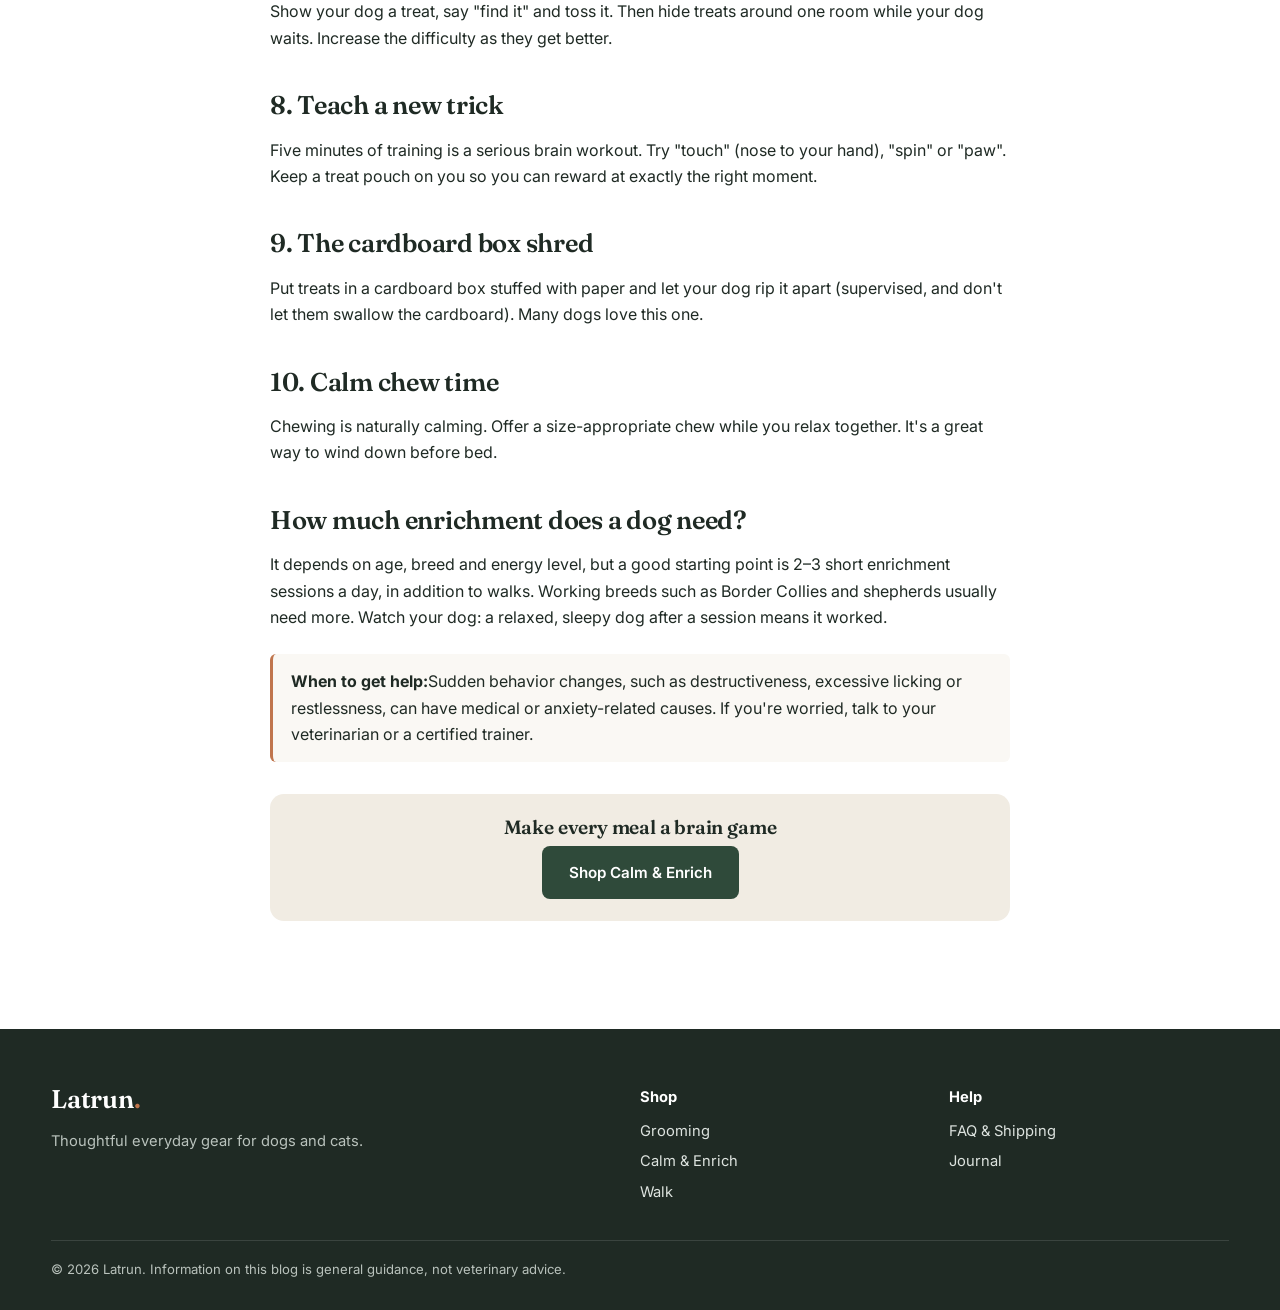
<file: blog/indoor-enrichment-for-dogs.html>
<!DOCTYPE html>
<html lang="en">
<head>
  <meta charset="UTF-8">
  <meta name="viewport" content="width=device-width, initial-scale=1.0">
  <title>10 Easy Indoor Enrichment Ideas for Bored Dogs | Latrun</title>
  <meta name="description" content="Stuck inside on a rainy day? These 10 easy indoor enrichment ideas, from snuffle mats to frozen lick mats, tire out your dog's brain in 10 minutes.">
  <link rel="preconnect" href="https://fonts.googleapis.com">
  <link rel="preconnect" href="https://fonts.gstatic.com" crossorigin>
  <link rel="stylesheet" href="../styles.css?v=3">
  <script type="application/ld+json">
  {
    "@context": "https://schema.org",
    "@type": "Article",
    "headline": "10 Easy Indoor Enrichment Ideas for Bored Dogs",
    "author": { "@type": "Organization", "name": "Latrun" },
    "publisher": { "@type": "Organization", "name": "Latrun" }
  }
  </script>
</head>
<body>

<nav class="nav">
  <div class="container">
    <a href="../index.html" class="logo">Latrun<span>.</span></a>
    <ul>
      <li><a href="../shop.html">Shop</a></li>
      <li><a href="../shop.html#bundles">Bundles</a></li>
      <li><a href="../blog.html">Journal</a></li>
      <li><a href="../about.html">About</a></li>
      <li><a href="../faq.html">FAQ</a></li>
    </ul>
  </div>
</nav>

<section class="article">
  <div class="container">
    <div class="breadcrumb"><a href="../blog.html">Journal</a> › Behavior &amp; Enrichment</div>
    <h1>10 Easy Indoor Enrichment Ideas for Bored Dogs</h1>
    <p class="meta">Behavior &amp; Enrichment · 7 min read</p>

    <p>A bored dog finds its own entertainment, usually in your shoes, your couch cushions or the trash. Enrichment means giving your dog's brain a job. The surprising part is that mental work tires dogs out quickly, so 10–15 minutes of sniffing, licking and problem-solving can take the edge off a rainy day with no walk.</p>

    <h2>1. Snuffle mat dinner</h2>
    <p>Instead of serving dinner in a bowl, scatter it into a snuffle mat. Your dog has to use its nose to find every piece. Sniffing is one of the most natural and satisfying things a dog can do.</p>

    <h2>2. Frozen lick mat</h2>
    <p>Spread plain yogurt, wet food or mashed pumpkin into a lick mat and freeze it for a few hours. A frozen mat can keep a dog busy for 20+ minutes. It's perfect when you're on a work call.</p>
    <div class="note"><strong>Food safety:</strong> Use dog-safe foods only. Avoid anything with xylitol (some peanut butters), chocolate, grapes, raisins, onion or garlic.</div>

    <h2>3. Slow-feeder meals</h2>
    <p>For speedy eaters, a slow-feeder bowl turns a 20-second gulp into a few minutes of puzzle-solving at every meal. That's enrichment twice a day with zero extra effort from you.</p>

    <div class="callout">
      <strong>All three in one box:</strong> Our <a href="../shop.html#bundles">Calm &amp; Enrich Kit</a> includes a lick mat, a snuffle mat and a slow-feeder bowl, at up to 30% off the single prices.
    </div>

    <h2>4. The towel burrito</h2>
    <p>Lay out a towel, sprinkle treats on it, roll it up and let your dog unroll it. Fold the ends in for a harder version.</p>

    <h2>5. The muffin-tin game</h2>
    <p>Put treats in a few cups of a muffin tin and cover every cup with a tennis ball. Your dog has to figure out which balls to remove.</p>

    <h2>6. Hide and seek</h2>
    <p>Ask your dog to "stay", hide in another room and call them. Start easy and get trickier. It's great exercise for recall too.</p>

    <h2>7. Find-it treat trails</h2>
    <p>Show your dog a treat, say "find it" and toss it. Then hide treats around one room while your dog waits. Increase the difficulty as they get better.</p>

    <h2>8. Teach a new trick</h2>
    <p>Five minutes of training is a serious brain workout. Try "touch" (nose to your hand), "spin" or "paw". Keep a treat pouch on you so you can reward at exactly the right moment.</p>

    <h2>9. The cardboard box shred</h2>
    <p>Put treats in a cardboard box stuffed with paper and let your dog rip it apart (supervised, and don't let them swallow the cardboard). Many dogs love this one.</p>

    <h2>10. Calm chew time</h2>
    <p>Chewing is naturally calming. Offer a size-appropriate chew while you relax together. It's a great way to wind down before bed.</p>

    <h2>How much enrichment does a dog need?</h2>
    <p>It depends on age, breed and energy level, but a good starting point is 2–3 short enrichment sessions a day, in addition to walks. Working breeds such as Border Collies and shepherds usually need more. Watch your dog: a relaxed, sleepy dog after a session means it worked.</p>

    <div class="note"><strong>When to get help:</strong>Sudden behavior changes, such as destructiveness, excessive licking or restlessness, can have medical or anxiety-related causes. If you're worried, talk to your veterinarian or a certified trainer.</div>

    <div class="callout center">
      <h3>Make every meal a brain game</h3>
      <a href="../shop.html#enrichment" class="btn btn-primary">Shop Calm &amp; Enrich</a>
    </div>
  </div>
</section>

<footer>
  <div class="container">
    <div>
      <div class="logo">Latrun<span style="color:var(--coral)">.</span></div>
      <p>Thoughtful everyday gear for dogs and cats.</p>
    </div>
    <div>
      <strong>Shop</strong>
      <a href="../shop.html#grooming">Grooming</a>
      <a href="../shop.html#enrichment">Calm &amp; Enrich</a>
      <a href="../shop.html#walk">Walk</a>
    </div>
    <div>
      <strong>Help</strong>
      <a href="../faq.html">FAQ &amp; Shipping</a>
      <a href="../blog.html">Journal</a>
    </div>
    <div class="fine">© 2026 Latrun. Information on this blog is general guidance, not veterinary advice.</div>
  </div>
</footer>

</body>
</html>
</file>
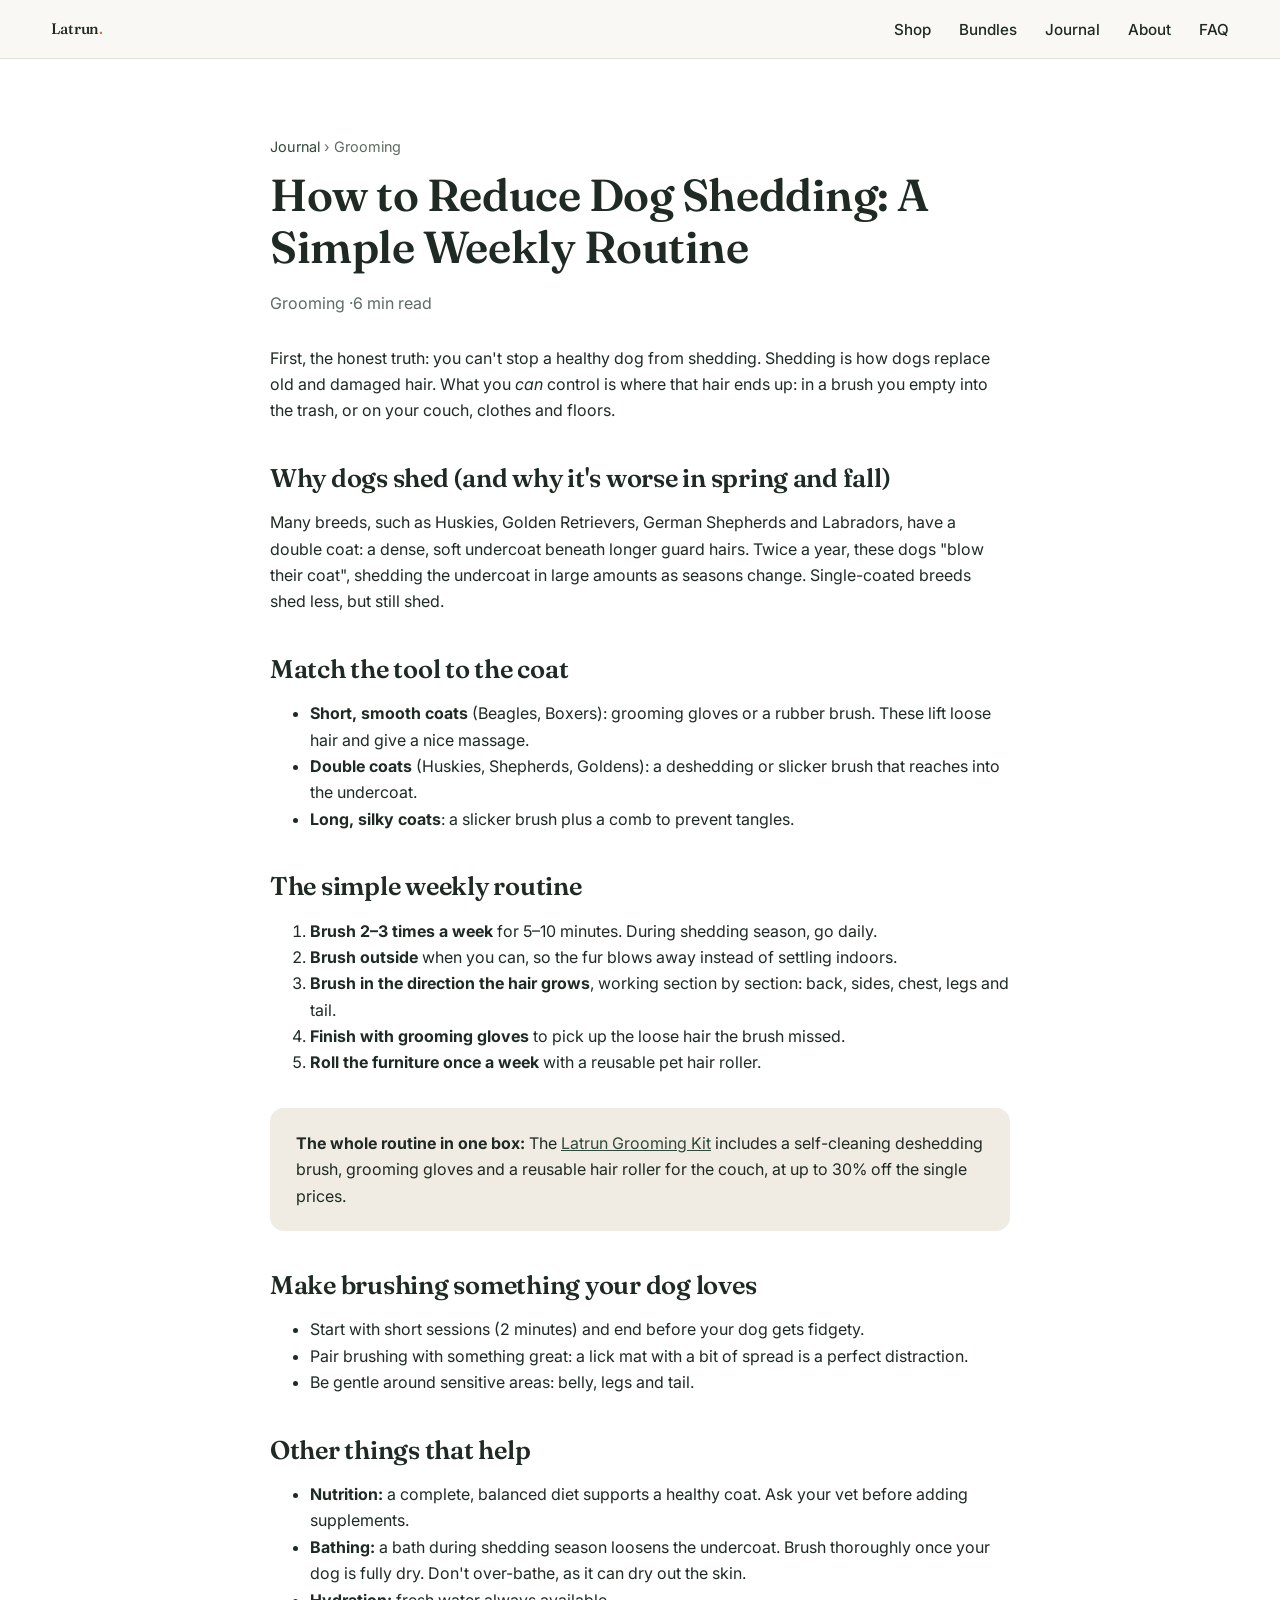
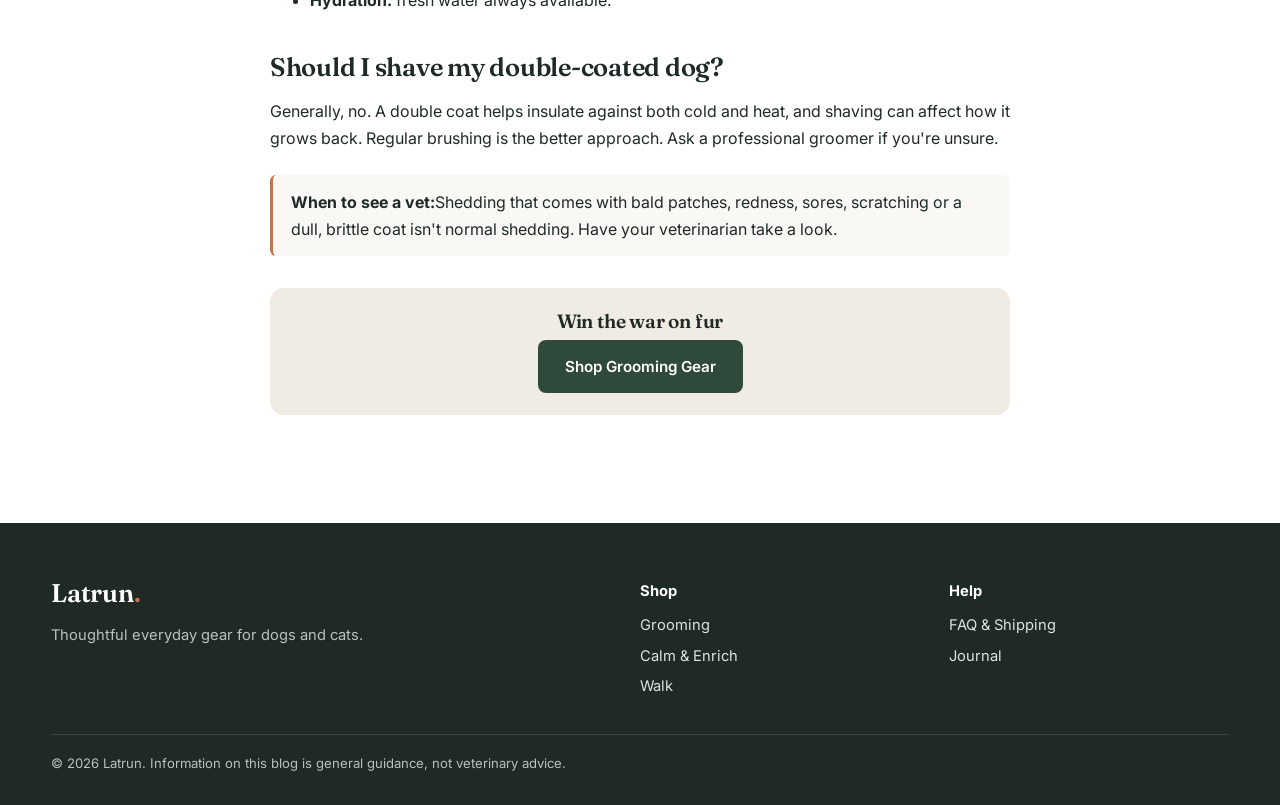
<file: blog/reduce-dog-shedding.html>
<!DOCTYPE html>
<html lang="en">
<head>
  <meta charset="UTF-8">
  <meta name="viewport" content="width=device-width, initial-scale=1.0">
  <title>How to Reduce Dog Shedding: A Simple Weekly Routine | Latrun</title>
  <meta name="description" content="Dog shedding everywhere? Learn why dogs shed, which brushes work for which coats, and a simple weekly grooming routine that keeps fur under control.">
  <link rel="preconnect" href="https://fonts.googleapis.com">
  <link rel="preconnect" href="https://fonts.gstatic.com" crossorigin>
  <link rel="stylesheet" href="../styles.css?v=3">
  <script type="application/ld+json">
  {
    "@context": "https://schema.org",
    "@type": "Article",
    "headline": "How to Reduce Dog Shedding: A Simple Weekly Routine",
    "author": { "@type": "Organization", "name": "Latrun" },
    "publisher": { "@type": "Organization", "name": "Latrun" }
  }
  </script>
</head>
<body>

<nav class="nav">
  <div class="container">
    <a href="../index.html" class="logo">Latrun<span>.</span></a>
    <ul>
      <li><a href="../shop.html">Shop</a></li>
      <li><a href="../shop.html#bundles">Bundles</a></li>
      <li><a href="../blog.html">Journal</a></li>
      <li><a href="../about.html">About</a></li>
      <li><a href="../faq.html">FAQ</a></li>
    </ul>
  </div>
</nav>

<section class="article">
  <div class="container">
    <div class="breadcrumb"><a href="../blog.html">Journal</a> › Grooming</div>
    <h1>How to Reduce Dog Shedding: A Simple Weekly Routine</h1>
    <p class="meta">Grooming ·6 min read</p>

    <p>First, the honest truth: you can't stop a healthy dog from shedding. Shedding is how dogs replace old and damaged hair. What you <em>can</em> control is where that hair ends up: in a brush you empty into the trash, or on your couch, clothes and floors.</p>

    <h2>Why dogs shed (and why it's worse in spring and fall)</h2>
    <p>Many breeds, such as Huskies, Golden Retrievers, German Shepherds and Labradors, have a double coat: a dense, soft undercoat beneath longer guard hairs. Twice a year, these dogs "blow their coat", shedding the undercoat in large amounts as seasons change. Single-coated breeds shed less, but still shed.</p>

    <h2>Match the tool to the coat</h2>
    <ul>
      <li><strong>Short, smooth coats</strong> (Beagles, Boxers): grooming gloves or a rubber brush. These lift loose hair and give a nice massage.</li>
      <li><strong>Double coats</strong> (Huskies, Shepherds, Goldens): a deshedding or slicker brush that reaches into the undercoat.</li>
      <li><strong>Long, silky coats</strong>: a slicker brush plus a comb to prevent tangles.</li>
    </ul>

    <h2>The simple weekly routine</h2>
    <ol>
      <li><strong>Brush 2–3 times a week</strong> for 5–10 minutes. During shedding season, go daily.</li>
      <li><strong>Brush outside</strong> when you can, so the fur blows away instead of settling indoors.</li>
      <li><strong>Brush in the direction the hair grows</strong>, working section by section: back, sides, chest, legs and tail.</li>
      <li><strong>Finish with grooming gloves</strong> to pick up the loose hair the brush missed.</li>
      <li><strong>Roll the furniture once a week</strong> with a reusable pet hair roller.</li>
    </ol>

    <div class="callout">
      <strong>The whole routine in one box:</strong> The <a href="../shop.html#bundles">Latrun Grooming Kit</a> includes a self-cleaning deshedding brush, grooming gloves and a reusable hair roller for the couch, at up to 30% off the single prices.
    </div>

    <h2>Make brushing something your dog loves</h2>
    <ul>
      <li>Start with short sessions (2 minutes) and end before your dog gets fidgety.</li>
      <li>Pair brushing with something great: a lick mat with a bit of spread is a perfect distraction.</li>
      <li>Be gentle around sensitive areas: belly, legs and tail.</li>
    </ul>

    <h2>Other things that help</h2>
    <ul>
      <li><strong>Nutrition:</strong> a complete, balanced diet supports a healthy coat. Ask your vet before adding supplements.</li>
      <li><strong>Bathing:</strong> a bath during shedding season loosens the undercoat. Brush thoroughly once your dog is fully dry. Don't over-bathe, as it can dry out the skin.</li>
      <li><strong>Hydration:</strong> fresh water always available.</li>
    </ul>

    <h2>Should I shave my double-coated dog?</h2>
    <p>Generally, no. A double coat helps insulate against both cold and heat, and shaving can affect how it grows back. Regular brushing is the better approach. Ask a professional groomer if you're unsure.</p>

    <div class="note"><strong>When to see a vet:</strong>Shedding that comes with bald patches, redness, sores, scratching or a dull, brittle coat isn't normal shedding. Have your veterinarian take a look.</div>

    <div class="callout center">
      <h3>Win the war on fur</h3>
      <a href="../shop.html#grooming" class="btn btn-primary">Shop Grooming Gear</a>
    </div>
  </div>
</section>

<footer>
  <div class="container">
    <div>
      <div class="logo">Latrun<span style="color:var(--coral)">.</span></div>
      <p>Thoughtful everyday gear for dogs and cats.</p>
    </div>
    <div>
      <strong>Shop</strong>
      <a href="../shop.html#grooming">Grooming</a>
      <a href="../shop.html#enrichment">Calm &amp; Enrich</a>
      <a href="../shop.html#walk">Walk</a>
    </div>
    <div>
      <strong>Help</strong>
      <a href="../faq.html">FAQ &amp; Shipping</a>
      <a href="../blog.html">Journal</a>
    </div>
    <div class="fine">© 2026 Latrun. Information on this blog is general guidance, not veterinary advice.</div>
  </div>
</footer>

</body>
</html>
</file>
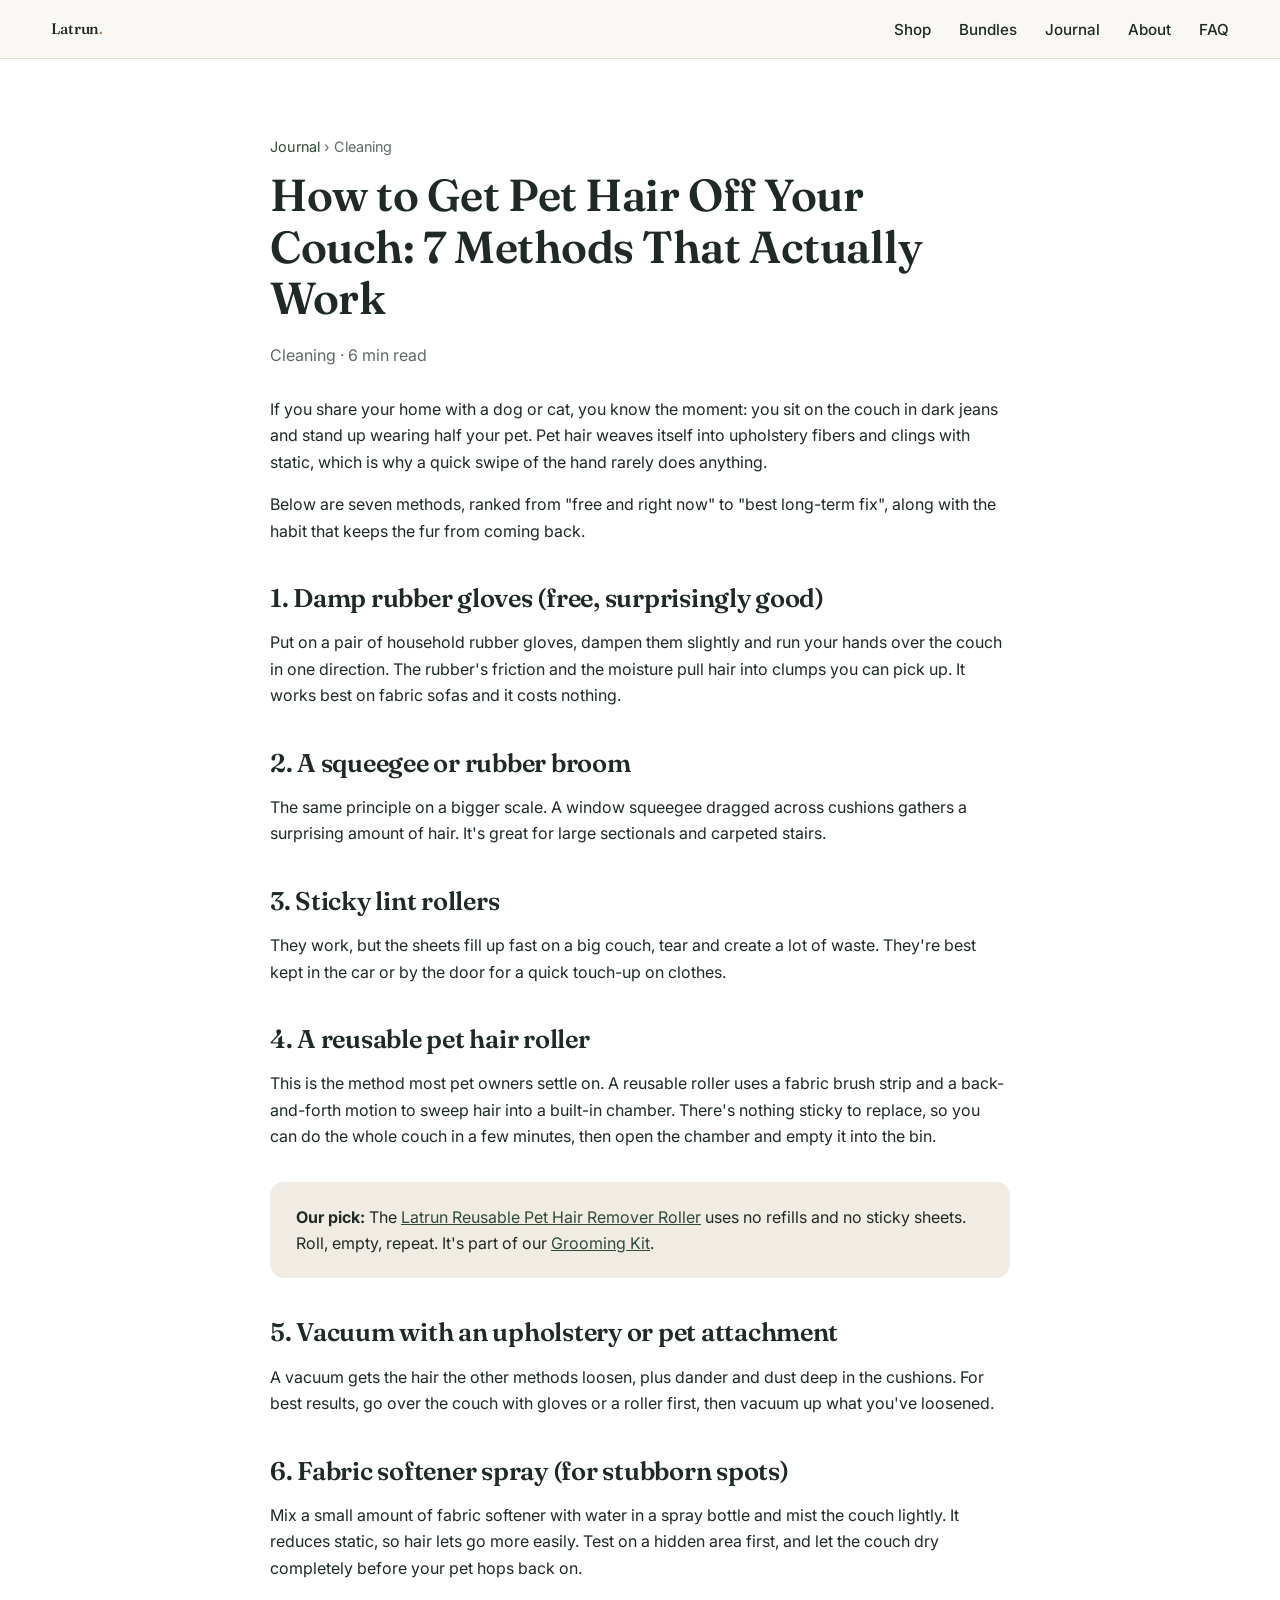
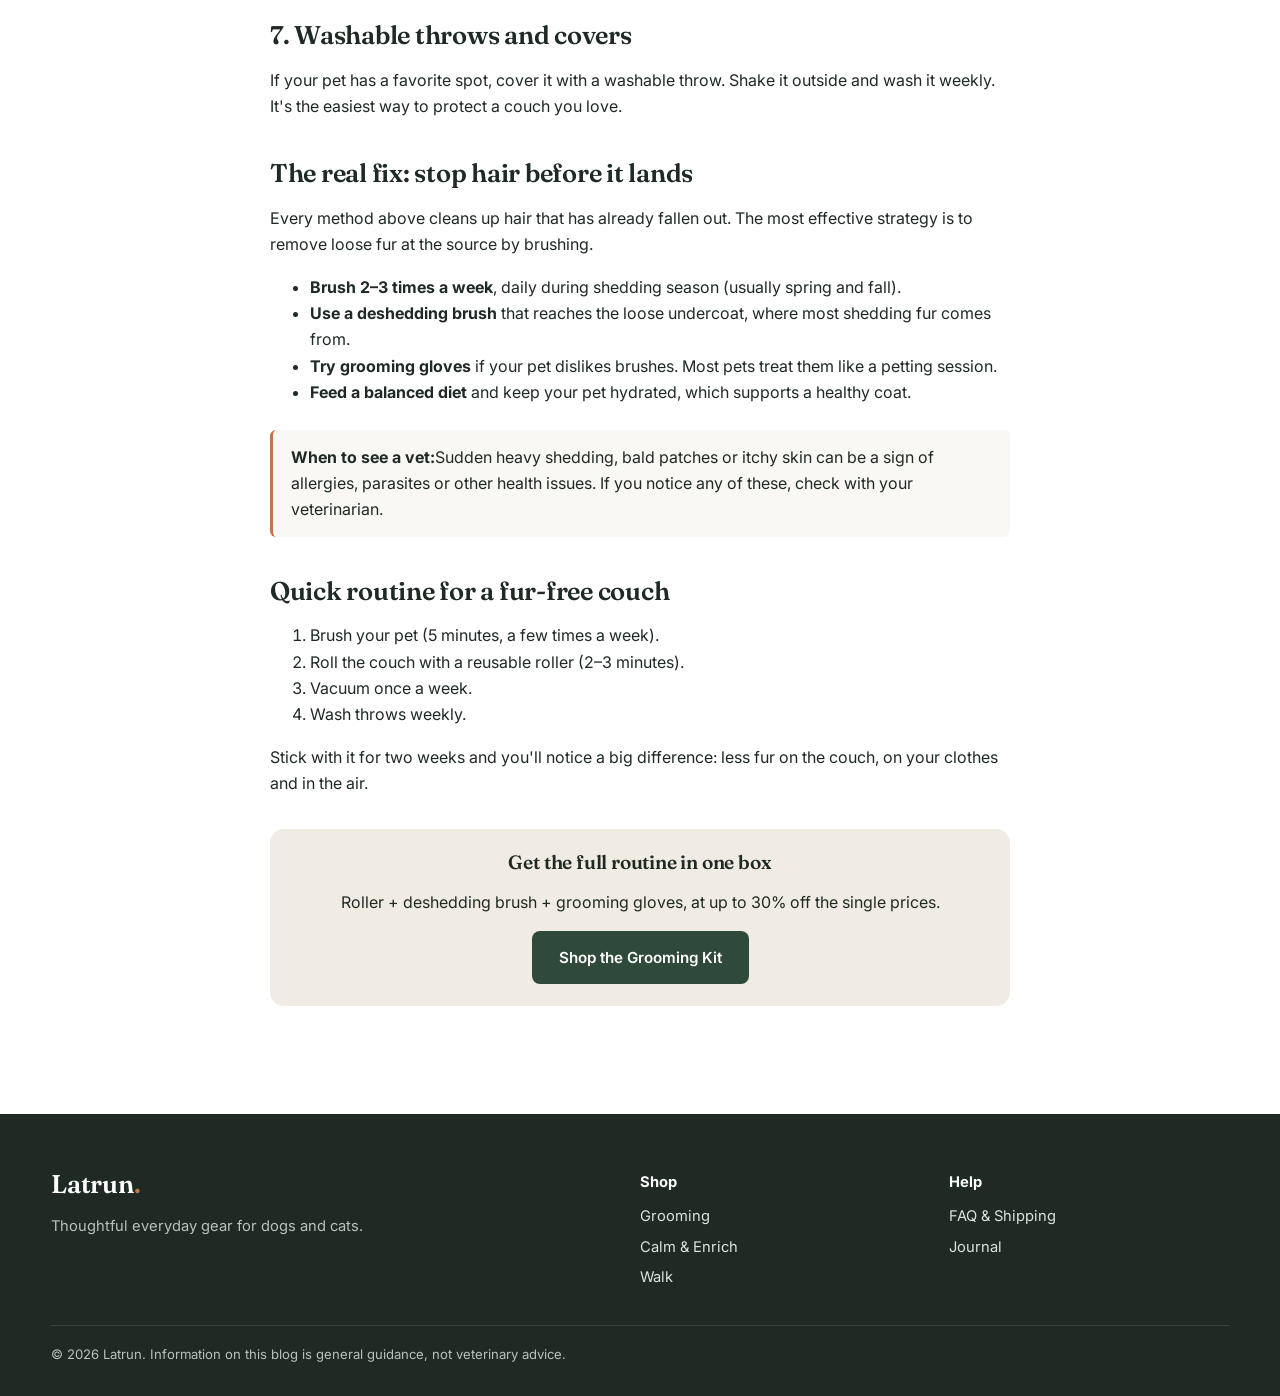
<file: blog/remove-pet-hair-from-couch.html>
<!DOCTYPE html>
<html lang="en">
<head>
  <meta charset="UTF-8">
  <meta name="viewport" content="width=device-width, initial-scale=1.0">
  <title>How to Get Pet Hair Off Your Couch: 7 Methods That Actually Work | Latrun</title>
  <meta name="description" content="Dog or cat hair all over the sofa? Here are 7 ways to remove pet hair from a couch, from rubber gloves to reusable rollers, plus how to stop the fur from coming back.">
  <link rel="preconnect" href="https://fonts.googleapis.com">
  <link rel="preconnect" href="https://fonts.gstatic.com" crossorigin>
  <link rel="stylesheet" href="../styles.css?v=3">
  <script type="application/ld+json">
  {
    "@context": "https://schema.org",
    "@type": "Article",
    "headline": "How to Get Pet Hair Off Your Couch: 7 Methods That Actually Work",
    "author": { "@type": "Organization", "name": "Latrun" },
    "publisher": { "@type": "Organization", "name": "Latrun" }
  }
  </script>
</head>
<body>

<nav class="nav">
  <div class="container">
    <a href="../index.html" class="logo">Latrun<span>.</span></a>
    <ul>
      <li><a href="../shop.html">Shop</a></li>
      <li><a href="../shop.html#bundles">Bundles</a></li>
      <li><a href="../blog.html">Journal</a></li>
      <li><a href="../about.html">About</a></li>
      <li><a href="../faq.html">FAQ</a></li>
    </ul>
  </div>
</nav>

<section class="article">
  <div class="container">
    <div class="breadcrumb"><a href="../blog.html">Journal</a> › Cleaning</div>
    <h1>How to Get Pet Hair Off Your Couch: 7 Methods That Actually Work</h1>
    <p class="meta">Cleaning · 6 min read</p>

    <p>If you share your home with a dog or cat, you know the moment: you sit on the couch in dark jeans and stand up wearing half your pet. Pet hair weaves itself into upholstery fibers and clings with static, which is why a quick swipe of the hand rarely does anything.</p>
    <p>Below are seven methods, ranked from "free and right now" to "best long-term fix", along with the habit that keeps the fur from coming back.</p>

    <h2>1. Damp rubber gloves (free, surprisingly good)</h2>
    <p>Put on a pair of household rubber gloves, dampen them slightly and run your hands over the couch in one direction. The rubber's friction and the moisture pull hair into clumps you can pick up. It works best on fabric sofas and it costs nothing.</p>

    <h2>2. A squeegee or rubber broom</h2>
    <p>The same principle on a bigger scale. A window squeegee dragged across cushions gathers a surprising amount of hair. It's great for large sectionals and carpeted stairs.</p>

    <h2>3. Sticky lint rollers</h2>
    <p>They work, but the sheets fill up fast on a big couch, tear and create a lot of waste. They're best kept in the car or by the door for a quick touch-up on clothes.</p>

    <h2>4. A reusable pet hair roller</h2>
    <p>This is the method most pet owners settle on. A reusable roller uses a fabric brush strip and a back-and-forth motion to sweep hair into a built-in chamber. There's nothing sticky to replace, so you can do the whole couch in a few minutes, then open the chamber and empty it into the bin.</p>
    <div class="callout">
      <strong>Our pick:</strong> The <a href="../shop.html#grooming">Latrun Reusable Pet Hair Remover Roller</a> uses no refills and no sticky sheets. Roll, empty, repeat. It's part of our <a href="../shop.html#bundles">Grooming Kit</a>.
    </div>

    <h2>5. Vacuum with an upholstery or pet attachment</h2>
    <p>A vacuum gets the hair the other methods loosen, plus dander and dust deep in the cushions. For best results, go over the couch with gloves or a roller first, then vacuum up what you've loosened.</p>

    <h2>6. Fabric softener spray (for stubborn spots)</h2>
    <p>Mix a small amount of fabric softener with water in a spray bottle and mist the couch lightly. It reduces static, so hair lets go more easily. Test on a hidden area first, and let the couch dry completely before your pet hops back on.</p>

    <h2>7. Washable throws and covers</h2>
    <p>If your pet has a favorite spot, cover it with a washable throw. Shake it outside and wash it weekly. It's the easiest way to protect a couch you love.</p>

    <h2>The real fix: stop hair before it lands</h2>
    <p>Every method above cleans up hair that has already fallen out. The most effective strategy is to remove loose fur at the source by brushing.</p>
    <ul>
      <li><strong>Brush 2–3 times a week</strong>, daily during shedding season (usually spring and fall).</li>
      <li><strong>Use a deshedding brush</strong> that reaches the loose undercoat, where most shedding fur comes from.</li>
      <li><strong>Try grooming gloves</strong> if your pet dislikes brushes. Most pets treat them like a petting session.</li>
      <li><strong>Feed a balanced diet</strong> and keep your pet hydrated, which supports a healthy coat.</li>
    </ul>
    <div class="note"><strong>When to see a vet:</strong>Sudden heavy shedding, bald patches or itchy skin can be a sign of allergies, parasites or other health issues. If you notice any of these, check with your veterinarian.</div>

    <h2>Quick routine for a fur-free couch</h2>
    <ol>
      <li>Brush your pet (5 minutes, a few times a week).</li>
      <li>Roll the couch with a reusable roller (2–3 minutes).</li>
      <li>Vacuum once a week.</li>
      <li>Wash throws weekly.</li>
    </ol>
    <p>Stick with it for two weeks and you'll notice a big difference: less fur on the couch, on your clothes and in the air.</p>

    <div class="callout center">
      <h3>Get the full routine in one box</h3>
      <p>Roller + deshedding brush + grooming gloves, at up to 30% off the single prices.</p>
      <a href="../shop.html#bundles" class="btn btn-primary">Shop the Grooming Kit</a>
    </div>
  </div>
</section>

<footer>
  <div class="container">
    <div>
      <div class="logo">Latrun<span style="color:var(--coral)">.</span></div>
      <p>Thoughtful everyday gear for dogs and cats.</p>
    </div>
    <div>
      <strong>Shop</strong>
      <a href="../shop.html#grooming">Grooming</a>
      <a href="../shop.html#enrichment">Calm &amp; Enrich</a>
      <a href="../shop.html#walk">Walk</a>
    </div>
    <div>
      <strong>Help</strong>
      <a href="../faq.html">FAQ &amp; Shipping</a>
      <a href="../blog.html">Journal</a>
    </div>
    <div class="fine">© 2026 Latrun. Information on this blog is general guidance, not veterinary advice.</div>
  </div>
</footer>

</body>
</html>
</file>
<file: styles.css>
/* Latrun — clean, grown-up pet store theme */
@import url("https://fonts.googleapis.com/css2?family=Fraunces:opsz,wght@9..144,500;9..144,600&family=Inter:wght@400;500;600;700&display=swap");

:root {
  --ink: #1F2A24;
  --muted: #5E6B63;
  --line: #E4E0D8;
  --bg: #FAF8F4;
  --paper: #FFFFFF;
  --sand: #F1ECE3;
  --forest: #2F4A3A;
  --forest-dark: #233A2D;
  --clay: #C0754D;
  --radius: 14px;
  --shadow: 0 1px 2px rgba(31, 42, 36, .06), 0 8px 24px rgba(31, 42, 36, .06);
  /* legacy names kept so older pages still render */
  --sun: var(--sand); --coral: var(--clay); --teal: var(--forest); --grape: var(--forest);
  --mint: var(--sand); --cream: var(--bg); --white: #fff;
}

* { box-sizing: border-box; }

body {
  margin: 0;
  font-family: "Inter", system-ui, sans-serif;
  color: var(--ink);
  background: var(--bg);
  line-height: 1.65;
  font-size: 16px;
  -webkit-font-smoothing: antialiased;
}

h1, h2, h3, .logo { font-family: "Fraunces", Georgia, serif; font-weight: 600; line-height: 1.15; letter-spacing: -0.01em; }
h1 { font-size: clamp(2.2rem, 4.6vw, 3.4rem); margin: 0 0 18px; }
h2 { font-size: clamp(1.7rem, 3vw, 2.3rem); margin: 0 0 12px; }
h3 { font-size: 1.2rem; margin: 0 0 8px; }
a { color: var(--forest); }
img { max-width: 100%; display: block; }

.container { width: min(1180px, 92%); margin: 0 auto; }
.center { text-align: center; }
.lead { font-size: 1.1rem; color: var(--muted); max-width: 640px; }
.center .lead { margin-left: auto; margin-right: auto; }
.eyebrow { display: block; font-size: .78rem; font-weight: 700; letter-spacing: .14em; text-transform: uppercase; color: var(--clay); margin-bottom: 12px; }

.section-head { display: flex; align-items: end; justify-content: space-between; gap: 20px; margin-bottom: 32px; flex-wrap: wrap; }
.section-head h2 { margin: 0; }
.section-head a { font-weight: 600; text-decoration: none; }

/* Announcement + nav */
.announce { background: var(--forest-dark); color: #E9E4D8; text-align: center; font-size: .85rem; font-weight: 500; letter-spacing: .02em; padding: 9px 12px; }

.nav { position: sticky; top: 0; z-index: 10; background: rgba(250, 248, 244, .94); backdrop-filter: blur(8px); border-bottom: 1px solid var(--line); }
.nav .container { display: flex; align-items: center; justify-content: space-between; padding: 16px 0; gap: 16px; }
.logo { font-size: 1.6rem; text-decoration: none; color: var(--ink); }
.logo span { color: var(--clay); }
.nav ul { list-style: none; display: flex; gap: 28px; margin: 0; padding: 0; flex-wrap: wrap; }
.nav a { text-decoration: none; color: var(--ink); font-weight: 500; font-size: .95rem; }
.nav a:hover { color: var(--clay); }

/* Buttons */
.btn {
  display: inline-block; padding: 13px 26px; border-radius: 8px; font-weight: 600; font-size: .95rem;
  text-decoration: none; border: 1px solid transparent; cursor: pointer; font-family: inherit;
  transition: background .15s, color .15s, border-color .15s;
}
.btn-primary { background: var(--forest); color: #fff; }
.btn-primary:hover { background: var(--forest-dark); }
.btn-ghost, .btn-sun { background: transparent; color: var(--ink); border-color: var(--ink); }
.btn-ghost:hover, .btn-sun:hover { background: var(--ink); color: #fff; }
.btn-soon { background: var(--sand); color: var(--muted); font-size: .85rem; padding: 9px 16px; cursor: default; }
.btn-sm { padding: 9px 16px; font-size: .85rem; }

/* Hero */
.hero { padding: 64px 0 72px; }
.hero .container { display: grid; grid-template-columns: 1.05fr 1fr; gap: 56px; align-items: center; }
.hero .badge { display: inline-block; font-size: .78rem; font-weight: 700; letter-spacing: .14em; text-transform: uppercase; color: var(--clay); margin-bottom: 14px; }
.hero-actions { display: flex; gap: 12px; flex-wrap: wrap; margin-top: 28px; }
.hero-photo { border-radius: 20px; overflow: hidden; aspect-ratio: 4 / 5; box-shadow: var(--shadow); }
.hero-photo img { width: 100%; height: 100%; object-fit: cover; }
.hero-art { display: none; }
.hero-stats { display: flex; gap: 36px; margin-top: 40px; padding-top: 26px; border-top: 1px solid var(--line); }
.hero-stats strong { display: block; font-family: "Fraunces", serif; font-size: 1.5rem; font-weight: 600; }
.hero-stats span { color: var(--muted); font-size: .9rem; }

.page-hero { padding: 56px 0 36px; border-bottom: 1px solid var(--line); }

/* Sections */
section { padding: 76px 0; }
.band-white { background: var(--paper); }
.band-sand, .band-teal, .band-grape { background: var(--sand); color: var(--ink); }
.band-teal .lead, .band-grape .lead { color: var(--muted); }
.band-dark { background: var(--forest); color: #EDE9DF; }
.band-dark .lead { color: #C9D3CB; }

/* Trust strip */
.trust-bar { background: var(--paper); border-bottom: 1px solid var(--line); padding: 22px 0; }
.trust { display: grid; grid-template-columns: repeat(4, 1fr); gap: 18px; }
.trust div { text-align: center; font-weight: 500; font-size: .92rem; color: var(--ink); }
.trust .icon { display: block; font-size: 1.1rem; color: var(--clay); margin-bottom: 2px; }

/* Grids + cards */
.grid { display: grid; gap: 26px; }
.grid-3 { grid-template-columns: repeat(3, 1fr); }
.grid-4 { grid-template-columns: repeat(4, 1fr); }

.card { background: var(--paper); color: var(--ink); border: 1px solid var(--line); border-radius: var(--radius); padding: 24px; display: flex; flex-direction: column; }
.card p { color: var(--muted); margin: 0 0 14px; }
.card ul { padding-left: 18px; margin: 0 0 18px; color: var(--muted); }
.card .art, .product .art { font-size: 2.6rem; height: 120px; border-radius: 10px; display: grid; place-items: center; margin-bottom: 16px; background: var(--sand); }
.bg-sun, .bg-coral, .bg-teal, .bg-grape, .bg-mint { background: var(--sand); }

.card-photo { margin: -24px -24px 20px; aspect-ratio: 4 / 3; overflow: hidden; border-radius: var(--radius) var(--radius) 0 0; background: var(--sand); }
.card-photo img { width: 100%; height: 100%; object-fit: cover; transition: transform .5s; }
.card:hover .card-photo img { transform: scale(1.04); }

.price { font-family: "Fraunces", serif; font-size: 1.35rem; font-weight: 600; color: var(--ink); }
.price s { font-family: "Inter", sans-serif; font-size: .95rem; color: var(--muted); font-weight: 400; margin-left: 8px; }
.card-foot { margin-top: auto; display: flex; align-items: center; justify-content: space-between; gap: 10px; flex-wrap: wrap; }
.tag { display: inline-block; font-size: .7rem; font-weight: 700; text-transform: uppercase; letter-spacing: .1em; color: var(--clay); margin-bottom: 8px; align-self: flex-start; }

/* Product tiles (grid) */
.tile { text-decoration: none; color: var(--ink); display: flex; flex-direction: column; }
.tile .ph { position: relative; aspect-ratio: 1; border-radius: var(--radius); overflow: hidden; background: var(--sand); margin-bottom: 14px; }
.tile .ph img { width: 100%; height: 100%; object-fit: cover; transition: transform .5s; }
.tile:hover .ph img { transform: scale(1.05); }
.tile .flag { position: absolute; top: 12px; left: 12px; background: var(--paper); color: var(--ink); font-size: .7rem; font-weight: 700; letter-spacing: .08em; text-transform: uppercase; padding: 5px 10px; border-radius: 6px; }
.tile .cat { font-size: .78rem; color: var(--muted); text-transform: uppercase; letter-spacing: .1em; }
.tile h3 { font-family: "Inter", sans-serif; font-size: 1rem; font-weight: 600; margin: 4px 0 4px; }
.tile .price { font-size: 1.1rem; }
.stars { color: var(--clay); font-size: .85rem; letter-spacing: 1px; }

/* Shop-by-need tiles */
.need { position: relative; display: block; aspect-ratio: 3 / 4; border-radius: var(--radius); overflow: hidden; color: #fff; text-decoration: none; }
.need img { width: 100%; height: 100%; object-fit: cover; transition: transform .5s; }
.need:hover img { transform: scale(1.05); }
.need::after { content: ""; position: absolute; inset: 0; background: linear-gradient(to top, rgba(20, 28, 23, .78), rgba(20, 28, 23, 0) 60%); }
.need div { position: absolute; left: 22px; right: 22px; bottom: 20px; z-index: 1; }
.need h3 { color: #fff; font-size: 1.35rem; margin: 0 0 4px; }
.need p { margin: 0; font-size: .9rem; color: rgba(255, 255, 255, .85); }

/* Product detail rows on shop page */
.product { display: grid; grid-template-columns: 380px 1fr; gap: 44px; align-items: start; padding: 40px 0; border-top: 1px solid var(--line); scroll-margin-top: 90px; }
.product .ph { aspect-ratio: 1; border-radius: var(--radius); overflow: hidden; background: var(--sand); }
.product .ph img { width: 100%; height: 100%; object-fit: cover; }
.gallery .thumbs { display: grid; grid-template-columns: repeat(4, 1fr); gap: 8px; margin-top: 10px; }
.thumbs button { padding: 0; border: 1px solid var(--line); border-radius: 8px; overflow: hidden; background: var(--paper); cursor: pointer; aspect-ratio: 1; }
.thumbs button:hover { border-color: var(--muted); }
.thumbs button.on { border-color: var(--forest); box-shadow: 0 0 0 1px var(--forest); }
.thumbs img { width: 100%; height: 100%; object-fit: cover; }
.product h3 { font-size: 1.7rem; }
.product .why { color: var(--muted); }
.product .how { background: var(--sand); border-radius: 10px; padding: 14px 18px; margin: 16px 0; font-size: .95rem; }
.product .how strong { display: block; margin-bottom: 4px; }
.product ul { color: var(--muted); padding-left: 18px; }
.product .card-foot { margin-top: 18px; justify-content: flex-start; gap: 20px; }

.category-title { display: flex; align-items: baseline; gap: 14px; margin: 64px 0 8px; scroll-margin-top: 90px; }
.category-title .pill { display: none; }
.category-title h2 { margin: 0; }

/* Video slots */
.video-slot { aspect-ratio: 9 / 16; max-height: 420px; width: 100%; border: 1px dashed var(--line); border-radius: var(--radius); display: grid; place-items: center; text-align: center; padding: 18px; background: var(--sand); font-weight: 500; color: var(--muted); }
.video-slot .play { width: 56px; height: 56px; border-radius: 50%; background: var(--forest); color: #fff; display: grid; place-items: center; font-size: 1.2rem; margin: 0 auto 10px; }

/* Articles */
.article-card a.read { font-weight: 600; text-decoration: none; }
.article { background: var(--paper); }
.article .container { max-width: 740px; }
.article h1 { font-size: clamp(2rem, 4.2vw, 2.8rem); }
.article h2 { font-size: 1.6rem; margin-top: 40px; }
.article .meta { color: var(--muted); margin-bottom: 28px; }
.article .callout { background: var(--sand); border-radius: var(--radius); padding: 22px 26px; margin: 32px 0; }
.article .note { background: var(--bg); border-left: 3px solid var(--clay); border-radius: 6px; padding: 14px 18px; margin: 24px 0; }
.breadcrumb { font-size: .9rem; margin-bottom: 10px; color: var(--muted); }
.breadcrumb a { text-decoration: none; }

/* FAQ */
details { background: var(--paper); border: 1px solid var(--line); border-radius: 10px; padding: 18px 22px; margin-bottom: 12px; }
summary { font-weight: 600; cursor: pointer; font-size: 1.05rem; }
details p { color: var(--muted); margin: 10px 0 0; }

/* Newsletter */
.newsletter form { display: flex; gap: 10px; justify-content: center; flex-wrap: wrap; margin-top: 22px; }
.newsletter input { padding: 13px 18px; border-radius: 8px; border: 1px solid var(--line); font-size: 1rem; min-width: 300px; font-family: inherit; }
.band-dark .btn-primary { background: #EDE9DF; color: var(--forest-dark); }

/* Footer */
footer { background: var(--ink); color: #B9C2BC; padding: 56px 0 30px; font-size: .92rem; }
footer .container { display: grid; grid-template-columns: 2fr 1fr 1fr; gap: 30px; }
footer strong { color: #fff; display: block; margin-bottom: 10px; }
footer a { color: #DDE3DF; text-decoration: none; display: block; margin-bottom: 6px; }
footer a:hover { color: #fff; }
footer .logo { color: #fff; }
footer .fine { grid-column: 1 / -1; border-top: 1px solid rgba(255, 255, 255, .12); padding-top: 18px; font-size: .82rem; }

/* Responsive */
@media (max-width: 960px) {
  .hero .container, .product { grid-template-columns: 1fr; gap: 28px; }
  .grid-3, .grid-4, .trust { grid-template-columns: repeat(2, 1fr); }
  footer .container { grid-template-columns: 1fr; }
  .hero-photo { aspect-ratio: 4 / 3; }
}
@media (max-width: 560px) {
  .grid-3 { grid-template-columns: 1fr; }
  .grid-4 { grid-template-columns: repeat(2, 1fr); gap: 16px; }
  .trust { grid-template-columns: repeat(2, 1fr); }
  .nav .container { flex-direction: column; gap: 8px; }
  .nav ul { gap: 18px; }
  .hero-stats { gap: 22px; }
  section { padding: 56px 0; }
}
</file>
